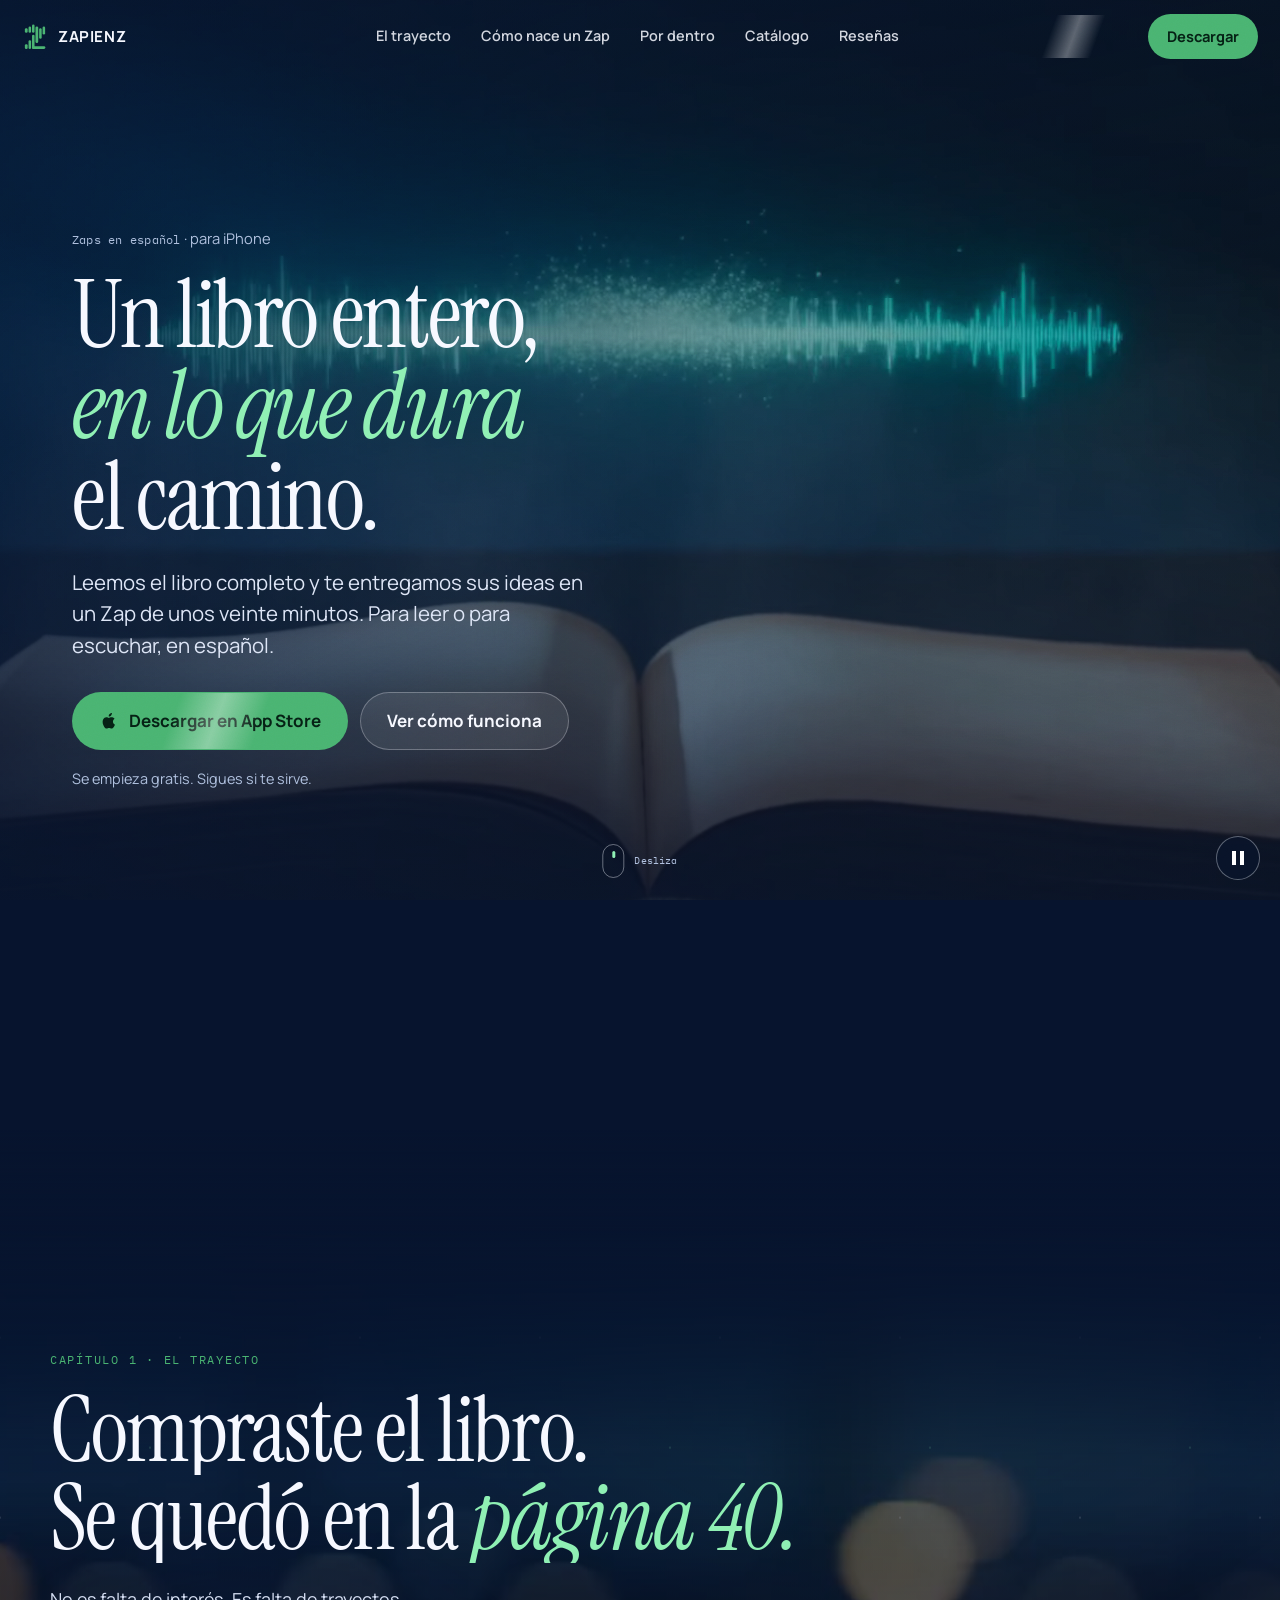
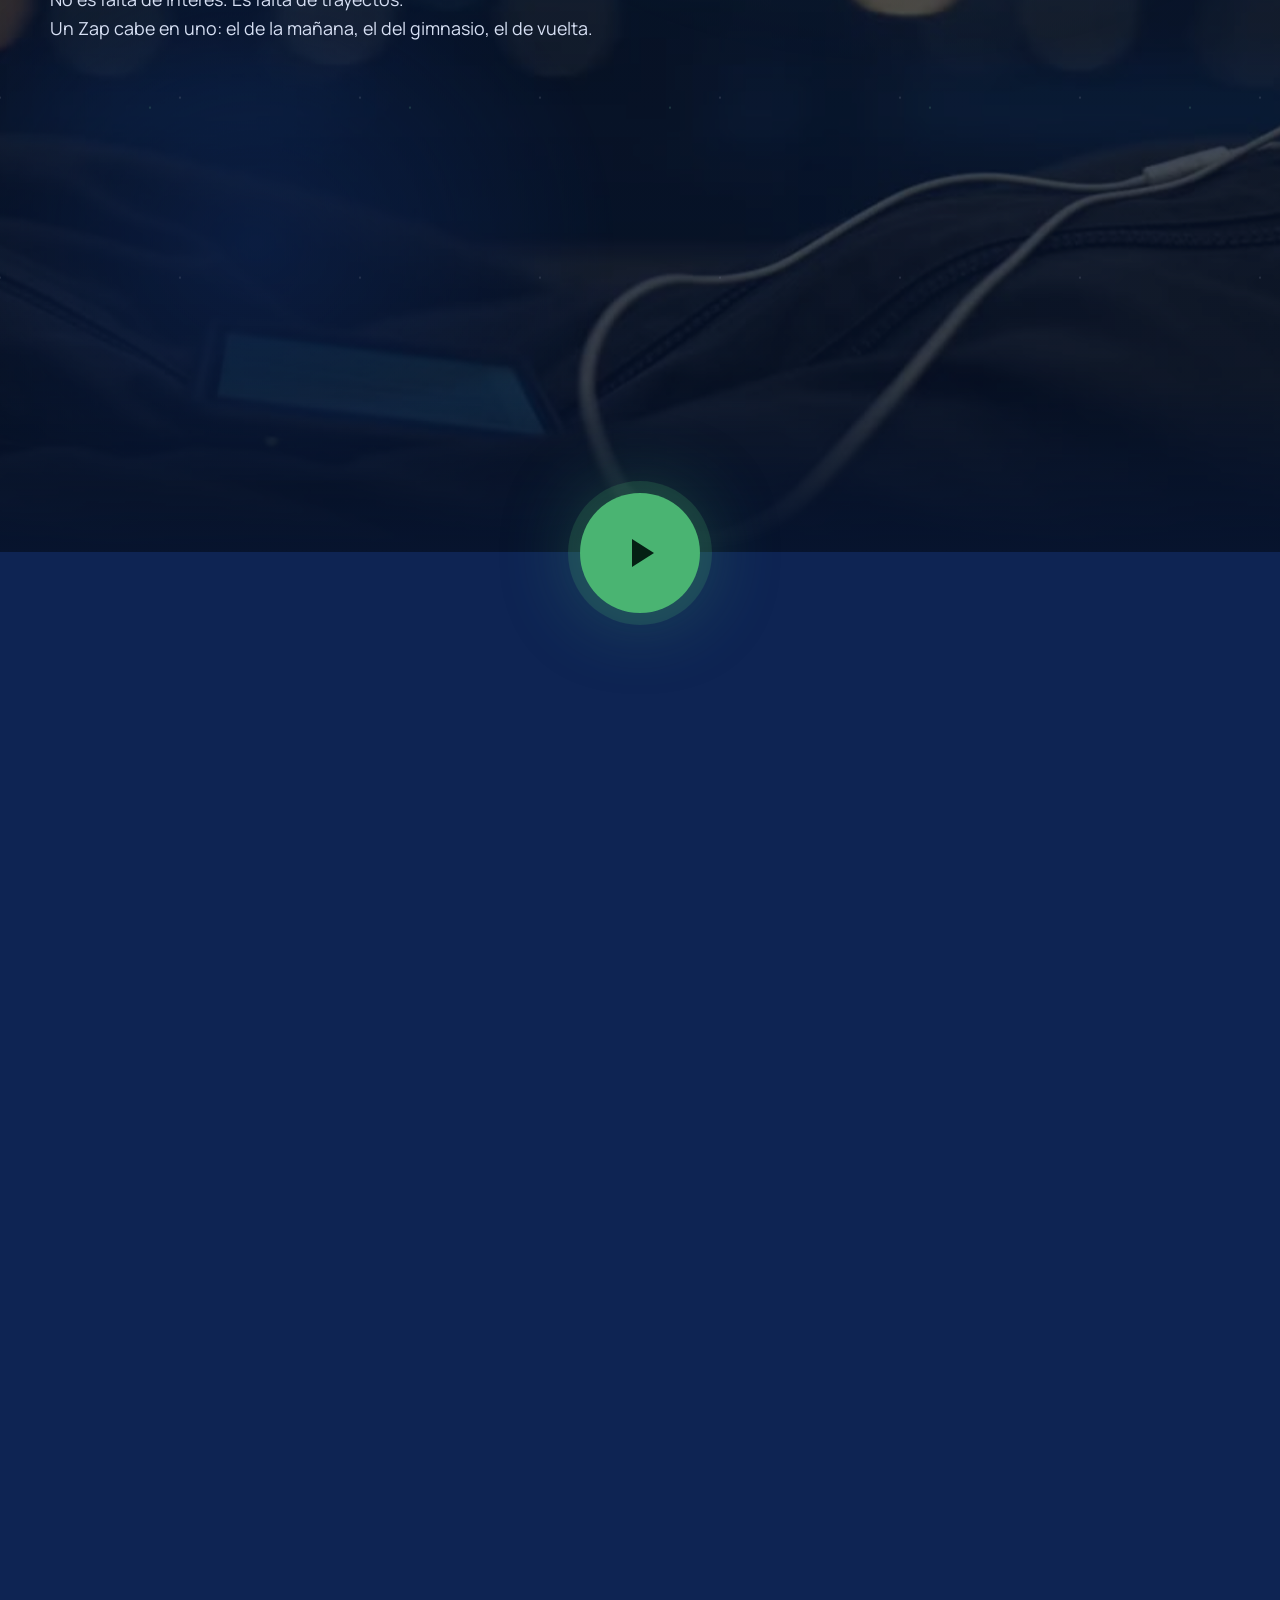
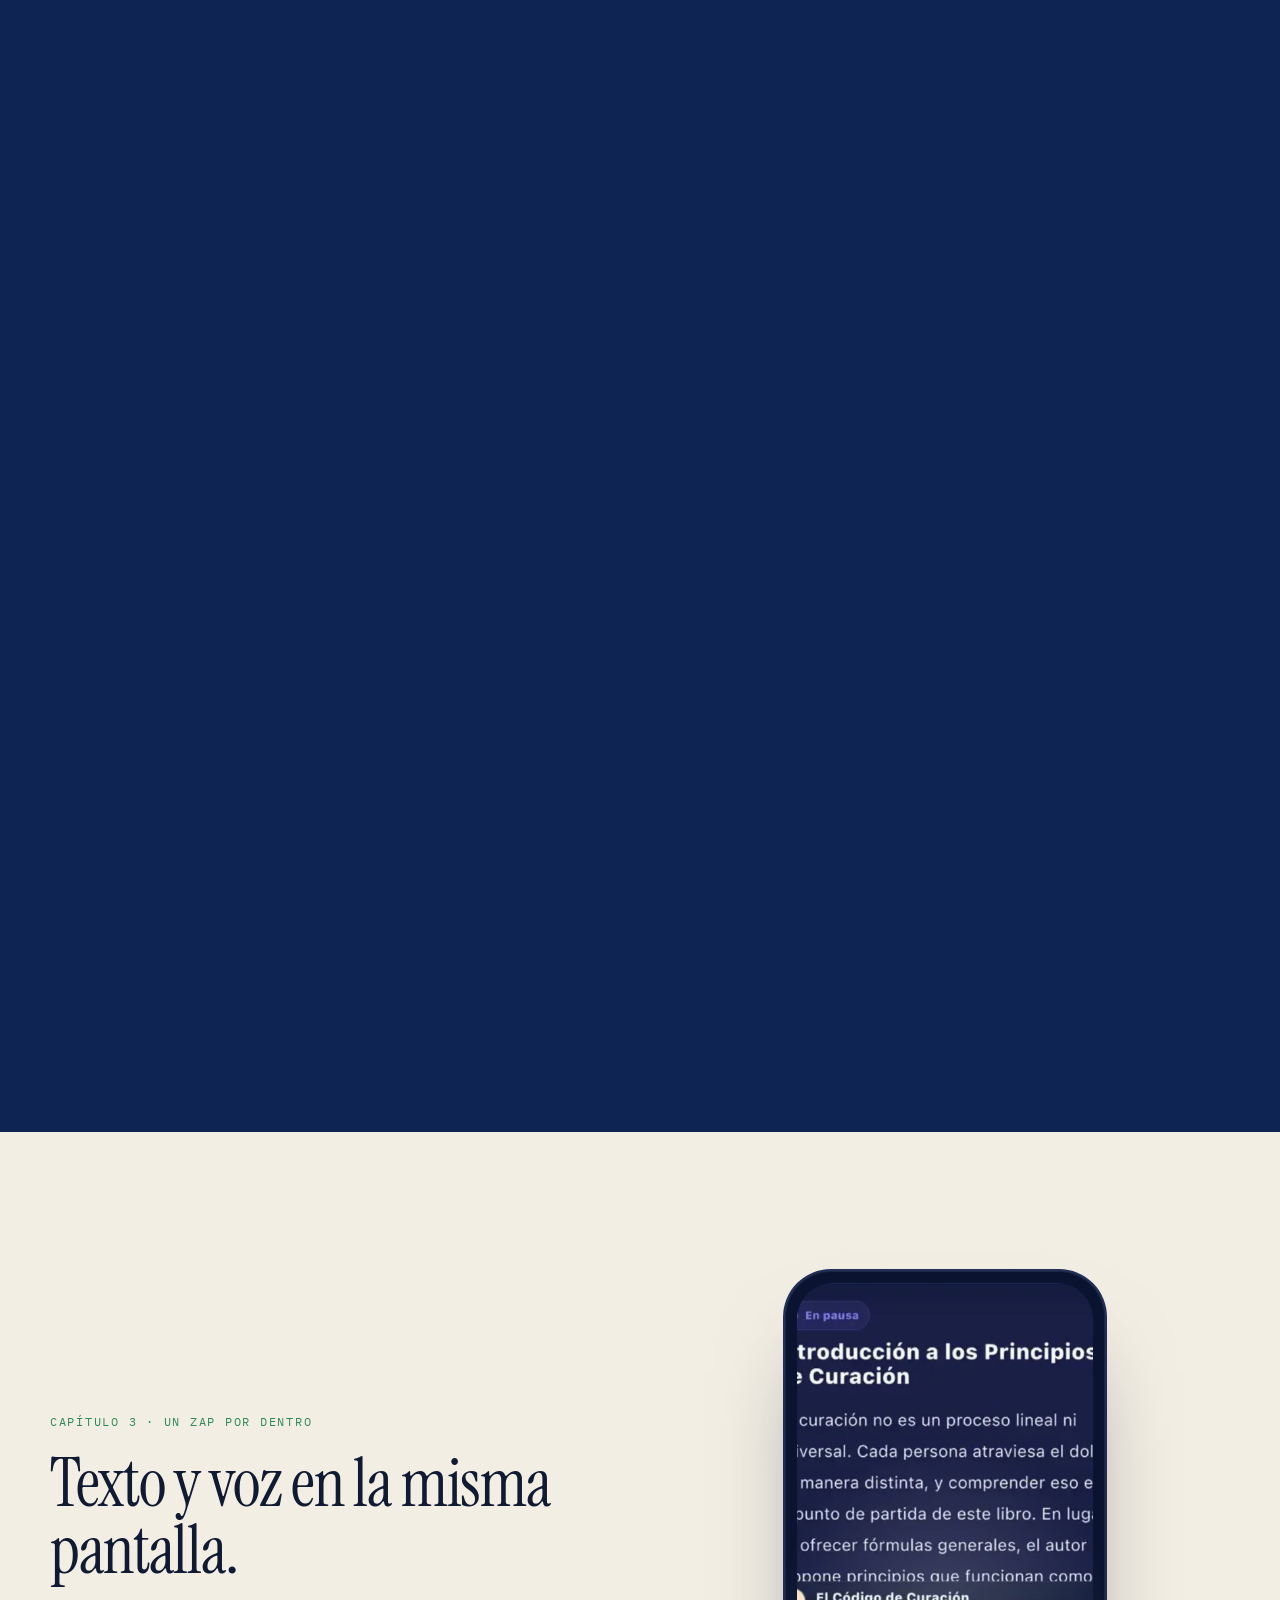
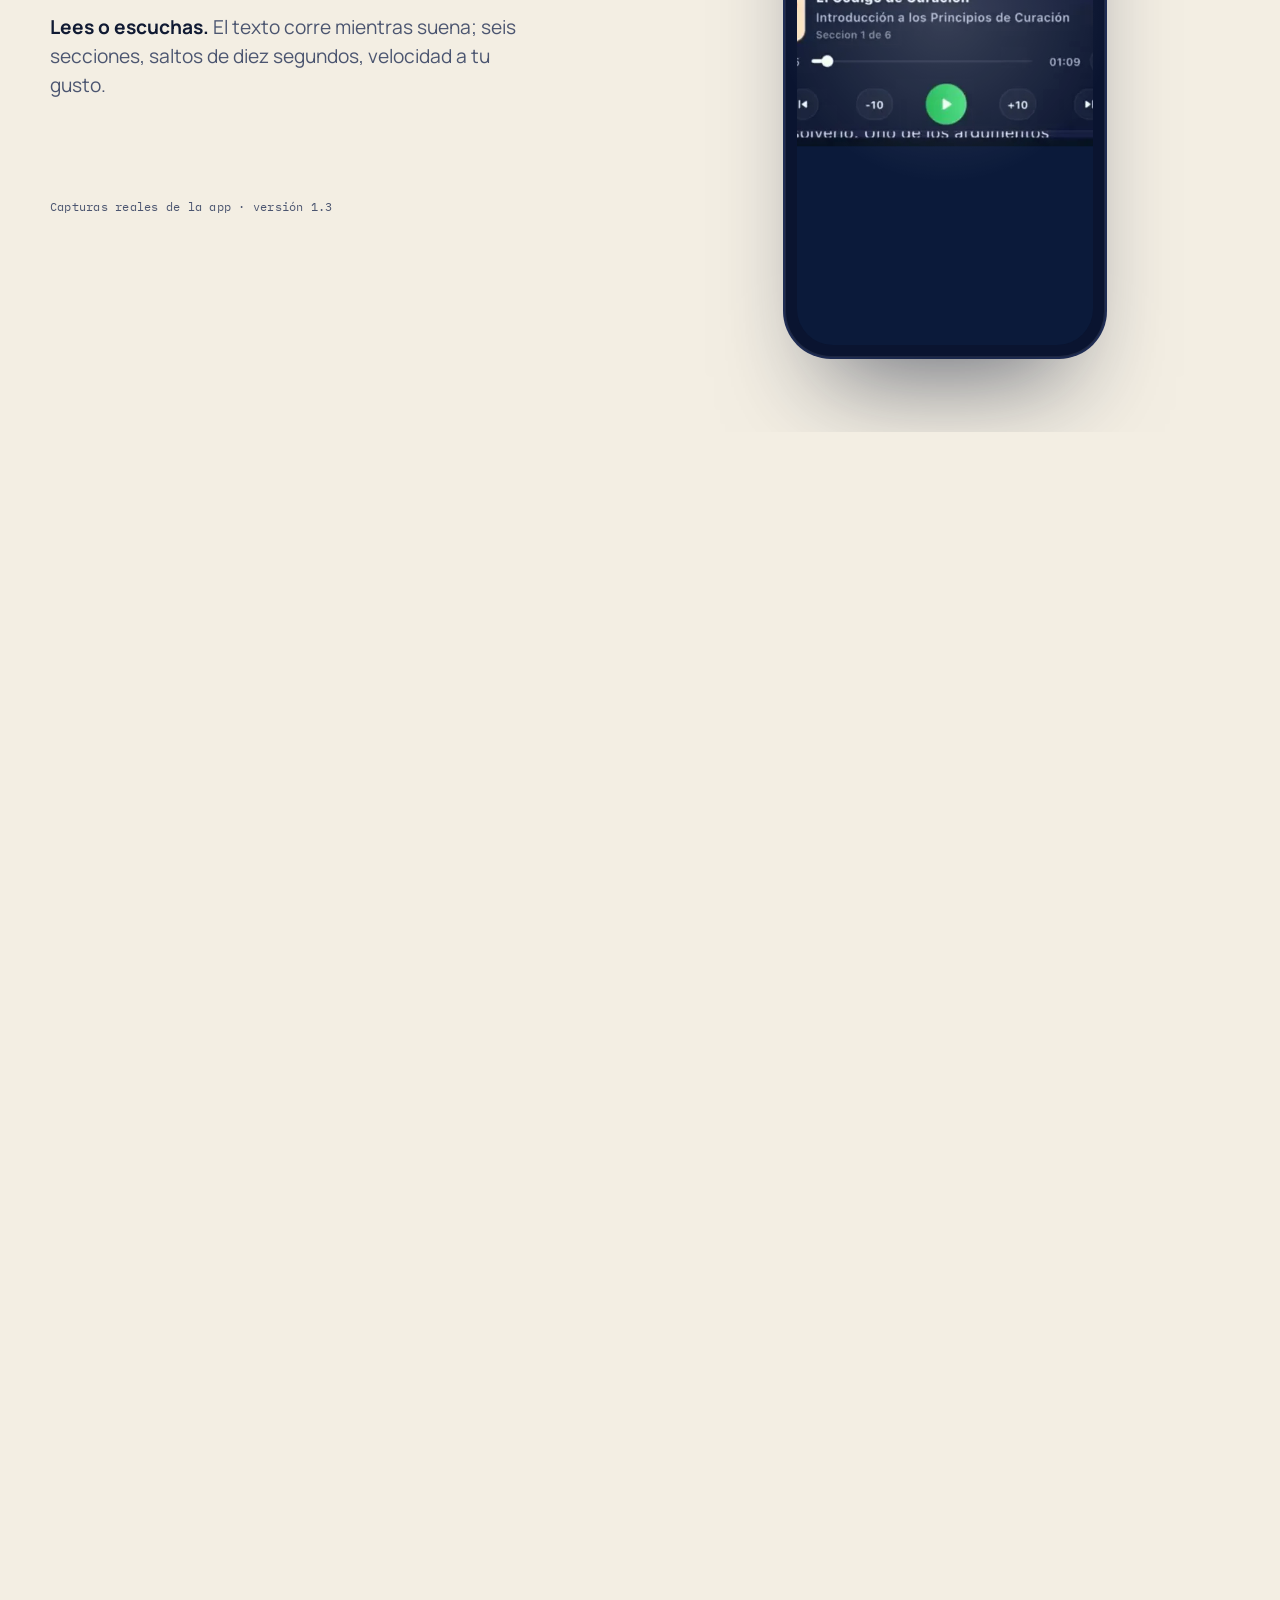
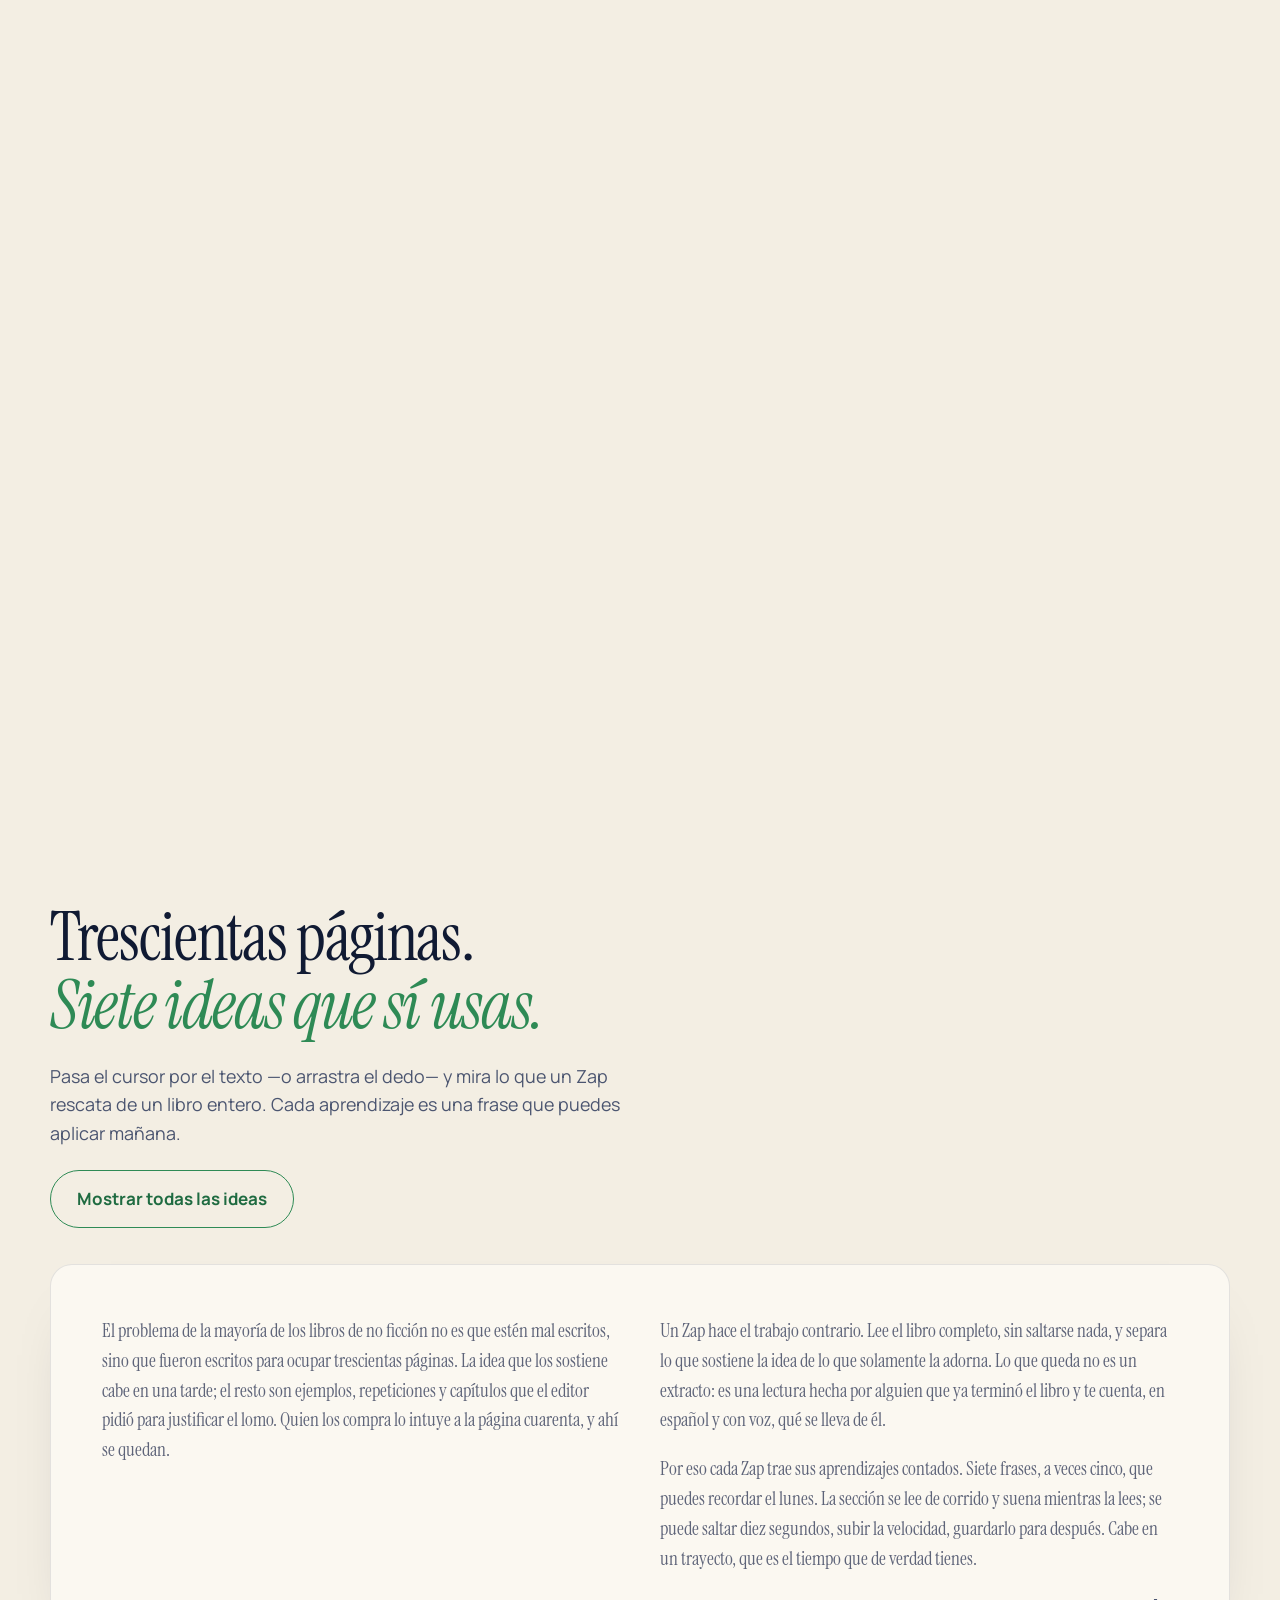
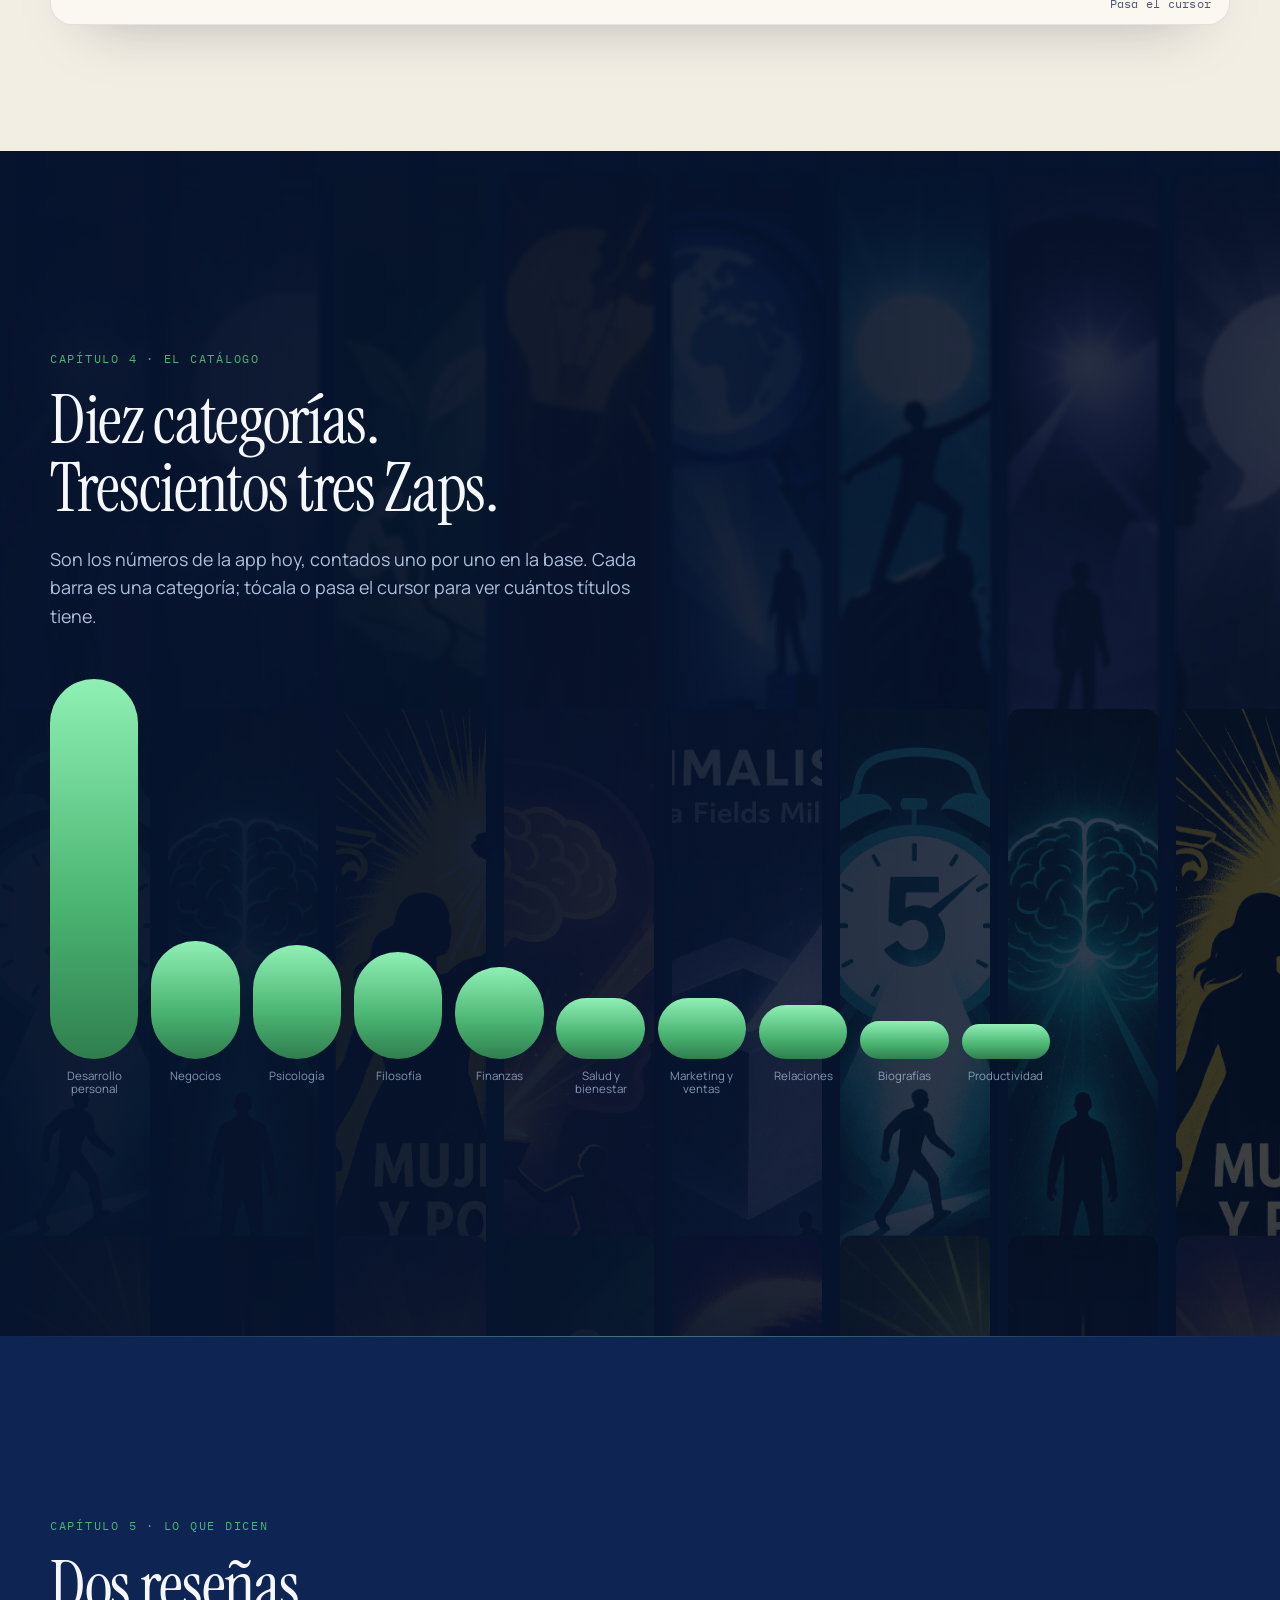
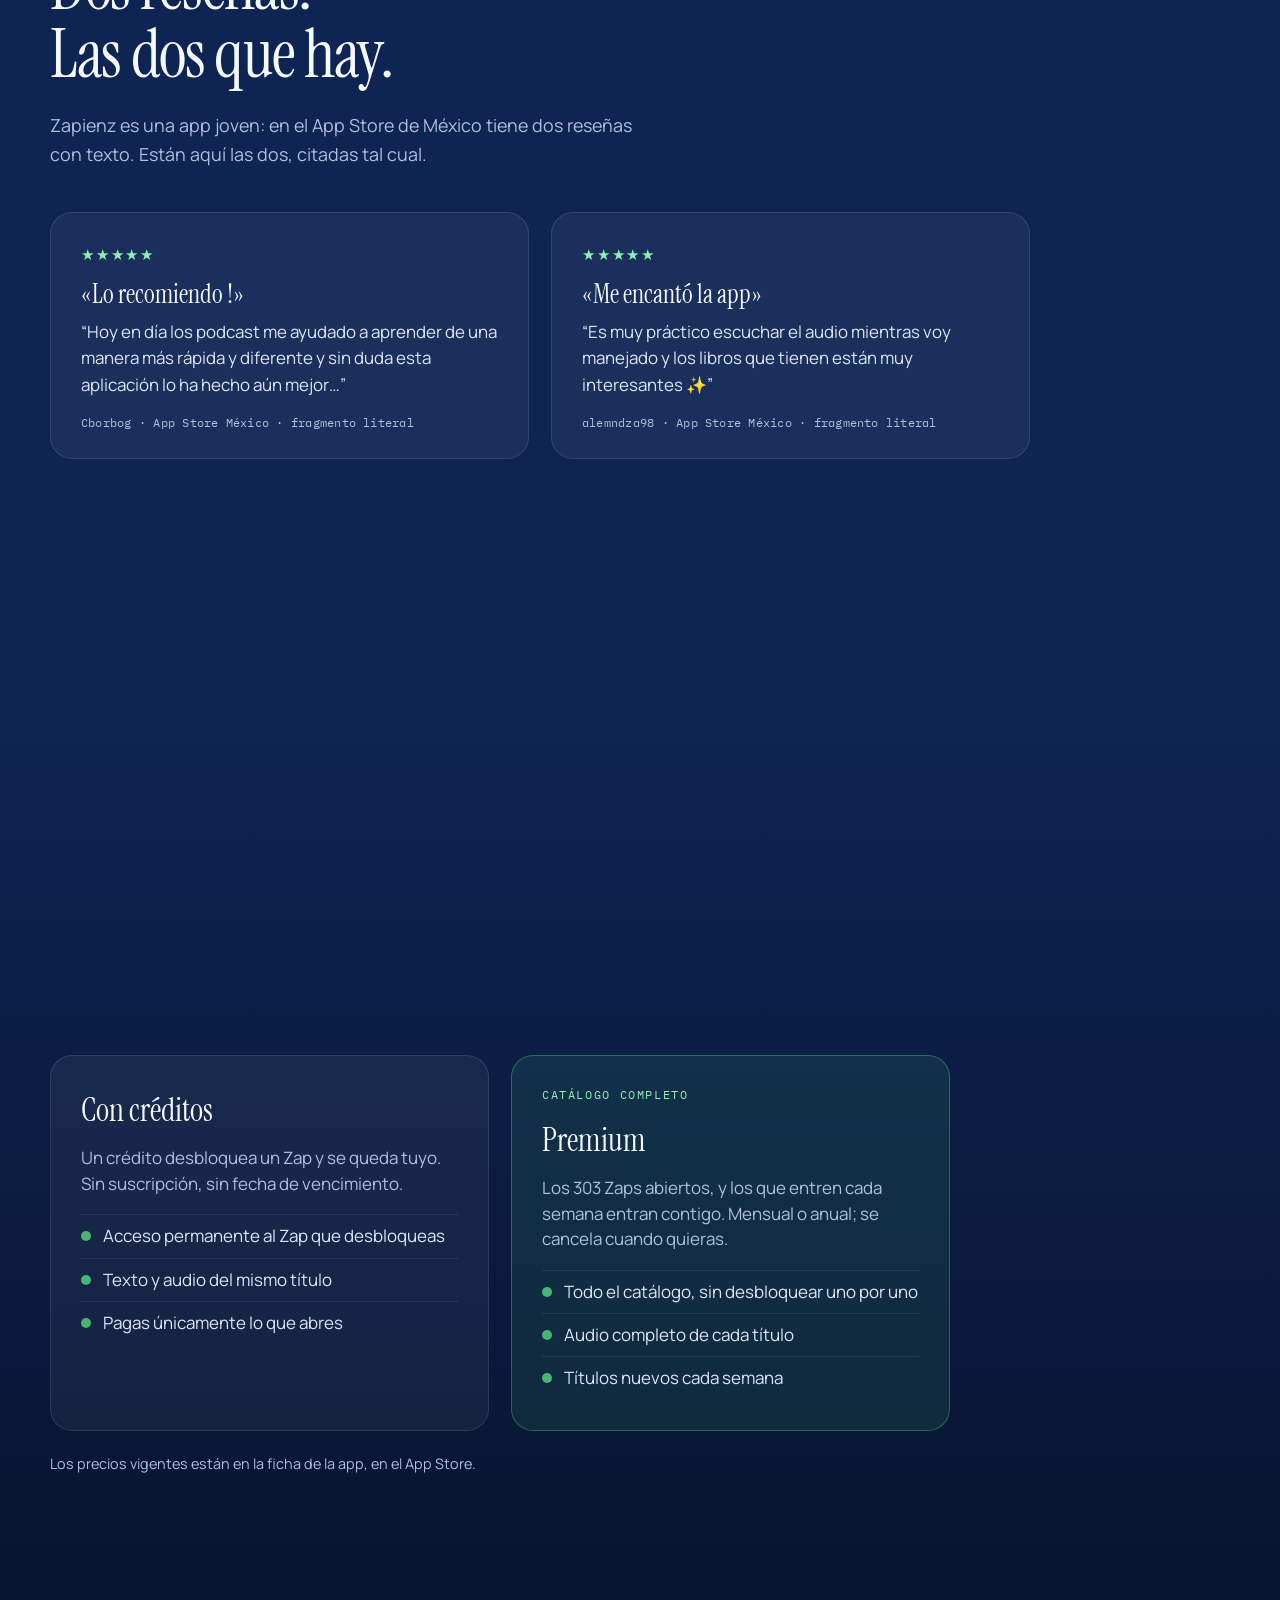
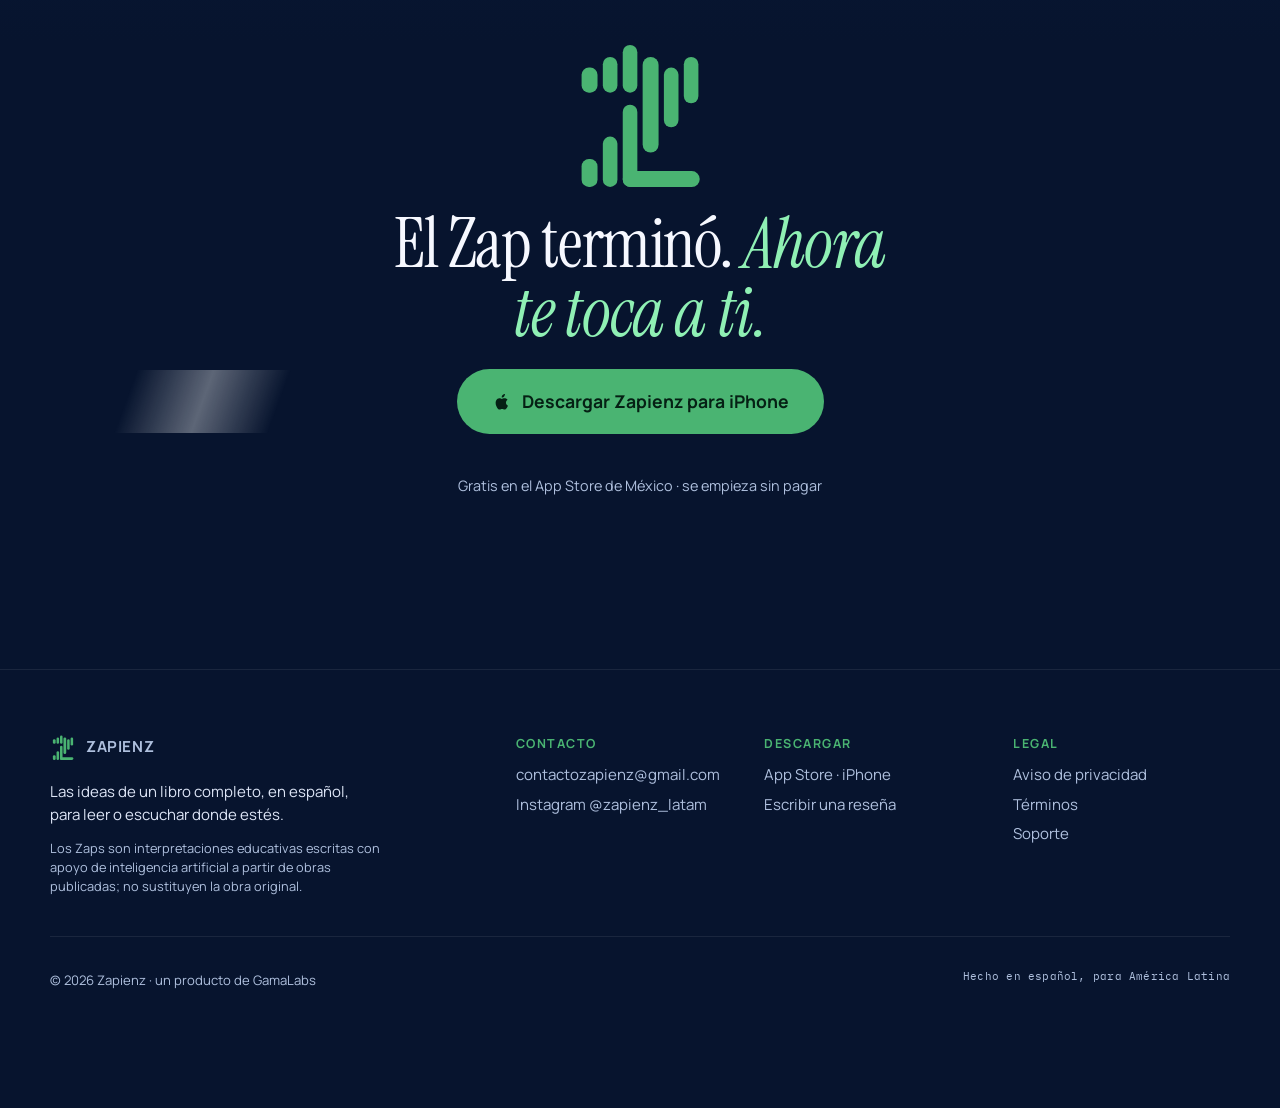
<file: index.html>
<!doctype html>
<html lang="es-MX">
<head>
<meta charset="utf-8">
<meta name="viewport" content="width=device-width,initial-scale=1,viewport-fit=cover">
<title>Zapienz — Un libro entero en lo que dura el camino</title>
<meta name="description" content="Zaps en español para leer o escuchar: las ideas de un libro completo en unos veinte minutos. 303 títulos en diez categorías, en tu iPhone.">
<meta name="theme-color" content="#0E2453">
<link rel="canonical" href="https://zapienz.gamalabs.ai/">
<meta name="robots" content="index,follow">

<meta property="og:type" content="website">
<meta property="og:site_name" content="Zapienz">
<meta property="og:locale" content="es_MX">
<meta property="og:title" content="Zapienz — Un libro entero en lo que dura el camino">
<meta property="og:description" content="Zaps en español para leer o escuchar: las ideas de un libro completo en unos veinte minutos.">
<meta property="og:url" content="https://zapienz.gamalabs.ai/">
<meta property="og:image" content="https://zapienz.gamalabs.ai/assets/img/og.jpg">
<meta property="og:image:width" content="1200">
<meta property="og:image:height" content="630">
<meta property="og:image:alt" content="Un libro abierto del que sale una onda de audio, con el reproductor de Zapienz en 20:00.">
<meta name="twitter:card" content="summary_large_image">
<meta name="twitter:title" content="Zapienz — Un libro entero en lo que dura el camino">
<meta name="twitter:description" content="Zaps en español para leer o escuchar. 303 títulos, diez categorías, en tu iPhone.">
<meta name="twitter:image" content="https://zapienz.gamalabs.ai/assets/img/og.jpg">

<link rel="icon" href="assets/img/favicon.svg" type="image/svg+xml">
<link rel="apple-touch-icon" href="assets/img/icon-180.png">
<link rel="manifest" href="site.webmanifest">

<link rel="preconnect" href="https://fonts.googleapis.com">
<link rel="preconnect" href="https://fonts.gstatic.com" crossorigin>
<link rel="stylesheet" href="https://fonts.googleapis.com/css2?family=Instrument+Serif:ital@0;1&family=Manrope:wght@400;500;600;700&family=IBM+Plex+Mono:wght@400;500&display=swap">
<link rel="preload" as="image" href="assets/img/hero-poster.jpg" media="(min-width:768px)">
<link rel="preload" as="image" href="assets/img/hero-poster-916.jpg" media="(max-width:767px)">
<link rel="stylesheet" href="assets/css/site.css">

<script type="application/ld+json">
{
  "@context": "https://schema.org",
  "@type": "MobileApplication",
  "name": "Zapienz",
  "applicationCategory": "EducationApplication",
  "operatingSystem": "iOS",
  "inLanguage": "es",
  "url": "https://zapienz.gamalabs.ai/",
  "description": "Zaps en español: las ideas de un libro completo para leer o escuchar en unos veinte minutos.",
  "author": { "@type": "Organization", "name": "GamaLabs" },
  "email": "contactozapienz@gmail.com",
  "installUrl": "https://apps.apple.com/mx/app/zapienz/id6762142820",
  "sameAs": [
    "https://www.instagram.com/zapienz_latam",
    "https://apps.apple.com/mx/app/zapienz/id6762142820"
  ]
}
</script>
</head>
<body>

<a class="saltar" href="#contenido">Saltar al contenido</a>

<svg width="0" height="0" style="position:absolute" aria-hidden="true">
  <symbol id="marca-z" viewBox="-6.5 0 113 113">
    <g fill="currentColor">
      <rect class="zbar" data-col="0" x="6" y="23" width="12" height="19" rx="5.5"/>
      <rect class="zbar" data-col="1" x="22" y="15" width="11" height="27" rx="5.5"/>
      <rect class="zbar" data-col="2" x="37" y="6" width="11" height="36" rx="5.5"/>
      <rect class="zbar" data-col="3" x="52" y="15" width="12" height="72" rx="6"/>
      <rect class="zbar" data-col="4" x="68" y="23" width="11" height="45" rx="5.5"/>
      <rect class="zbar" data-col="5" x="83" y="15" width="11" height="35" rx="5.5"/>
      <rect x="6" y="92" width="12" height="21" rx="5.5"/>
      <rect x="22" y="75" width="11" height="38" rx="5.5"/>
      <rect x="37" y="51" width="11" height="62" rx="5.5"/>
      <rect x="37" y="101" width="58" height="12" rx="6"/>
    </g>
  </symbol>
  <symbol id="ico-apple" viewBox="0 0 24 24"><path d="M16.7 12.9c0-2.3 1.9-3.4 2-3.5-1.1-1.6-2.8-1.8-3.4-1.8-1.4-.2-2.8.8-3.5.8-.7 0-1.8-.8-3-.8-1.5 0-2.9.9-3.7 2.3-1.6 2.7-.4 6.8 1.1 9 .8 1.1 1.7 2.3 2.9 2.2 1.2 0 1.6-.7 3-.7s1.8.7 3 .7c1.2 0 2-1.1 2.8-2.2.9-1.3 1.2-2.5 1.3-2.6-.1 0-2.5-1-2.5-3.4zM14.5 5.3c.6-.8 1.1-1.9 1-3-.9 0-2.1.6-2.8 1.4-.6.7-1.2 1.8-1 2.9 1 .1 2.1-.5 2.8-1.3z"/></symbol>
</svg>

<nav class="nav" id="nav" aria-label="Principal">
  <a class="nav__marca" href="#inicio" aria-label="Zapienz, inicio">
    <svg class="nav__z" aria-hidden="true"><use href="#marca-z"/></svg>
    <span class="nav__nombre">Zapienz</span>
  </a>
  <div class="nav__links">
    <a href="#trayecto">El trayecto</a>
    <a href="#nace">Cómo nace un Zap</a>
    <a href="#dentro">Por dentro</a>
    <a href="#catalogo">Catálogo</a>
    <a href="#resenas">Reseñas</a>
  </div>
  <a class="btn btn--mini" data-iman href="https://apps.apple.com/mx/app/zapienz/id6762142820">Descargar</a>
</nav>

<main id="contenido">

<!-- ═══════════ 1 · HERO ═══════════ -->
<section class="hero" id="inicio" aria-labelledby="titular">
  <div class="hero__pista">
    <div class="hero__marco" id="heroMarco">
      <video class="hero__video" id="heroVideo" autoplay muted loop playsinline preload="metadata"
             poster="assets/img/hero-poster.jpg"
             data-ancho-webm="assets/video/hero-169.webm"
             data-ancho-mp4="assets/video/hero-169.mp4"
             data-alto-mp4="assets/video/hero-916.mp4"
             aria-hidden="true" tabindex="-1"></video>
      <div class="hero__velo" aria-hidden="true"></div>
      <div class="hero__foco" id="heroFoco" aria-hidden="true"></div>
      <div class="hero__borde" aria-hidden="true"></div>
    </div>

    <div class="hero__cuerpo" id="heroCuerpo">
      <p class="sobre" data-anim="1"><span class="mono">Zaps en español</span> · para iPhone</p>
      <h1 class="titular" id="titular" data-anim="2">
        Un libro entero,<br><em>en lo que dura</em><br>el camino.
      </h1>
      <p class="bajada" data-anim="3">
        Leemos el libro completo y te entregamos sus ideas en un Zap de unos
        veinte minutos. Para leer o para escuchar, en español.
      </p>
      <div class="hero__acciones" data-anim="4">
        <a class="btn" data-iman href="https://apps.apple.com/mx/app/zapienz/id6762142820">
          <svg class="ico" aria-hidden="true"><use href="#ico-apple"/></svg>Descargar en App Store
        </a>
        <a class="btn btn--ghost" href="#trayecto">Ver cómo funciona</a>
      </div>
      <p class="hero__nota" data-anim="5">Se empieza gratis. Sigues si te sirve.</p>
    </div>

    <button class="hero__pausa" id="heroPausa" type="button" aria-pressed="false" aria-label="Pausar el video de fondo">
      <span class="hero__pausa-ico" aria-hidden="true"></span>
    </button>
    <div class="hero__pie" aria-hidden="true">
      <span class="hero__scroll"><i></i></span><span class="mono">Desliza</span>
    </div>
  </div>
</section>

<!-- ═══════════ 2 · EL TRAYECTO ═══════════ -->
<section class="trayecto" id="trayecto" aria-labelledby="h-trayecto">
  <div class="trayecto__fondo" aria-hidden="true">
    <div class="capa capa--fondo" data-prof="0.08">
      <video class="trayecto__video" id="trenVideo" muted loop playsinline preload="none"
             poster="assets/img/tren-poster.jpg" aria-hidden="true" tabindex="-1">
        <source src="assets/video/tren.mp4" type="video/mp4">
      </video>
    </div>
    <div class="capa capa--luz" data-prof="0.18"></div>
    <div class="capa capa--polvo" data-prof="0.3"></div>
  </div>

  <div class="caja trayecto__cuerpo">
    <p class="rotulo lineas" data-lineas>Capítulo 1 · El trayecto</p>
    <h2 class="h2 h2--xl" id="h-trayecto" data-lineas>
      <span>Compraste el libro.</span>
      <span>Se quedó en la <em>página 40.</em></span>
    </h2>
    <p class="parrafo parrafo--luz" data-lineas>
      <span>No es falta de interés. Es falta de trayectos.</span>
      <span>Un Zap cabe en uno: el de la mañana, el del gimnasio, el de vuelta.</span>
    </p>

    <ul class="cifras" aria-label="Cifras de la app hoy">
      <li class="cifra rev" data-esc="1"><span class="cifra__n mono" data-contar="303">303</span><span class="cifra__t">Zaps publicados hoy en la app</span></li>
      <li class="cifra rev" data-esc="2"><span class="cifra__n mono"><span data-contar="20">20</span><small>min</small></span><span class="cifra__t">De promedio. Van de 14 a 24 minutos</span></li>
      <li class="cifra rev" data-esc="3"><span class="cifra__n mono" data-contar="10">10</span><span class="cifra__t">Categorías, de psicología a finanzas</span></li>
    </ul>
  </div>

  <div class="portal" id="portal" aria-hidden="true">
    <div class="portal__disco"><svg viewBox="0 0 24 24" class="portal__play"><path d="M8 5v14l11-7z"/></svg></div>
  </div>
</section>

<!-- ═══════════ 3 · NACE UN ZAP (fijada) ═══════════ -->
<section class="peli" id="nace" aria-labelledby="h-nace">
  <div class="peli__pista" id="peliPista">
    <div class="peli__cuadro" id="peliCuadro">
      <video class="peli__video" id="peliVideo" muted playsinline preload="metadata"
             poster="assets/img/scroll-poster.jpg" aria-hidden="true" tabindex="-1">
        <source src="assets/video/scroll-zap.mp4" type="video/mp4">
      </video>
      <div class="peli__velo" aria-hidden="true"></div>

      <div class="peli__cabeza">
        <p class="rotulo">Capítulo 2 · Cómo nace un Zap</p>
        <h2 class="h2" id="h-nace">Del libro a tus audífonos, en cuatro pasos.</h2>
      </div>

      <ol class="peli__pasos" aria-live="polite">
        <li class="peli__paso" data-paso="0"><span class="mono peli__num">01</span><b>Se abre el libro.</b> Completo, sin saltarse capítulos.</li>
        <li class="peli__paso" data-paso="1"><span class="mono peli__num">02</span><b>Se separa lo que sostiene la idea</b> de lo que solo la adorna.</li>
        <li class="peli__paso" data-paso="2"><span class="mono peli__num">03</span><b>Se escribe en español</b>, para leerse de corrido.</li>
        <li class="peli__paso" data-paso="3"><span class="mono peli__num">04</span><b>Se le da voz</b> y cabe en tus audífonos.</li>
      </ol>

      <div class="peli__barra" aria-hidden="true"><i id="peliBarra"></i></div>
    </div>
  </div>
</section>

<!-- ═══════════ 4 · POR DENTRO (fijada) ═══════════ -->
<section class="dentro" id="dentro" aria-labelledby="h-dentro">
  <div class="dentro__pista" id="dentroPista">
    <div class="dentro__cuadro">
      <div class="dentro__texto">
        <p class="rotulo">Capítulo 3 · Un Zap por dentro</p>
        <h2 class="h2" id="h-dentro">Texto y voz en la misma pantalla.</h2>
        <ol class="dentro__estados">
          <li class="dentro__estado" data-estado="0"><b>Abres la app.</b> Eliges por categoría o sigues donde te quedaste.</li>
          <li class="dentro__estado" data-estado="1"><b>Abres el Zap.</b> Cuántos minutos dura y cuántas ideas te llevas, antes de empezar.</li>
          <li class="dentro__estado" data-estado="2"><b>Lees o escuchas.</b> El texto corre mientras suena; seis secciones, saltos de diez segundos, velocidad a tu gusto.</li>
        </ol>
        <p class="dentro__nota mono">Capturas reales de la app · versión 1.3</p>
      </div>

      <div class="fono" id="fono" aria-label="Pantallas reales de la app Zapienz">
        <div class="fono__cuerpo">
          <div class="fono__pantalla">
            <img class="fono__img" data-estado="0" src="assets/app/home.webp" width="752" height="1311" alt="Pantalla de inicio de Zapienz: Conocimiento en minutos, filtros por categoría y la sección Continuar con El Código de Curación, 17 min" loading="lazy" decoding="async">
            <img class="fono__img" data-estado="1" src="assets/app/lectura.webp" width="646" height="1255" alt="Ficha de un Zap: El Código de Curación, Salud y bienestar, 17 min, 7 aprendizajes y el botón Escuchar ahora" loading="lazy" decoding="async">
            <img class="fono__img fono__img--zoom" data-estado="2" src="assets/app/lectura.webp" width="646" height="1255" alt="Pantalla de lectura con el texto de la sección y el mini reproductor: Sección 1 de 6, velocidad 1x" loading="lazy" decoding="async">
          </div>
          <div class="fono__brillo" aria-hidden="true"></div>
        </div>
      </div>
    </div>
  </div>
</section>

<!-- ═══════════ 4b · REVEAL: 300 páginas → lo que te llevas ═══════════ -->
<section class="reveal" id="reveal" aria-labelledby="h-reveal">
  <div class="caja reveal__cuerpo">
    <p class="rotulo rev">Lo que te llevas</p>
    <h2 class="h2 rev" id="h-reveal" data-esc="1">Trescientas páginas.<br><em>Siete ideas que sí usas.</em></h2>
    <p class="parrafo rev" data-esc="2">
      Pasa el cursor por el texto —o arrastra el dedo— y mira lo que un Zap
      rescata de un libro entero. Cada aprendizaje es una frase que puedes
      aplicar mañana.
    </p>
    <button class="btn btn--linea rev" data-esc="3" id="revealBoton" type="button" aria-pressed="false">Mostrar todas las ideas</button>
  </div>

  <div class="lupa rev" id="lupa" data-esc="2" tabindex="0" role="group" aria-label="Página densa de un libro; al pasar el cursor se revelan las ideas clave">
    <div class="lupa__base" aria-hidden="true">
      <p>El problema de la mayoría de los libros de no ficción no es que estén mal escritos, sino que fueron escritos para ocupar trescientas páginas. La idea que los sostiene cabe en una tarde; el resto son ejemplos, repeticiones y capítulos que el editor pidió para justificar el lomo. Quien los compra lo intuye a la página cuarenta, y ahí se quedan.</p>
      <p>Un Zap hace el trabajo contrario. Lee el libro completo, sin saltarse nada, y separa lo que sostiene la idea de lo que solamente la adorna. Lo que queda no es un extracto: es una lectura hecha por alguien que ya terminó el libro y te cuenta, en español y con voz, qué se lleva de él.</p>
      <p>Por eso cada Zap trae sus aprendizajes contados. Siete frases, a veces cinco, que puedes recordar el lunes. La sección se lee de corrido y suena mientras la lees; se puede saltar diez segundos, subir la velocidad, guardarlo para después. Cabe en un trayecto, que es el tiempo que de verdad tienes.</p>
    </div>
    <div class="lupa__ideas" id="lupaIdeas" aria-hidden="true">
      <ul>
        <li><span class="mono">01</span> La idea de un libro cabe en una tarde.</li>
        <li><span class="mono">02</span> La página 40 es donde se rinden los lectores.</li>
        <li><span class="mono">03</span> Leer completo, sin saltarse nada.</li>
        <li><span class="mono">04</span> Separar lo que sostiene de lo que adorna.</li>
        <li><span class="mono">05</span> Escribir en español, con voz.</li>
        <li><span class="mono">06</span> Aprendizajes contados: siete frases para el lunes.</li>
        <li><span class="mono">07</span> Cabe en un trayecto, el tiempo que sí tienes.</li>
      </ul>
    </div>
    <p class="lupa__pista mono" aria-hidden="true"><span class="solo-puntero">Pasa el cursor</span><span class="solo-tacto">Arrastra el dedo</span></p>
  </div>
  <div class="visualmente-oculto" id="ideasTexto">
    Siete ideas clave: la idea de un libro cabe en una tarde; la página 40 es donde se rinden los lectores; leer completo sin saltarse nada; separar lo que sostiene de lo que adorna; escribir en español con voz; aprendizajes contados, siete frases para el lunes; cabe en un trayecto, el tiempo que sí tienes.
  </div>
</section>

<!-- ═══════════ 5 · CATÁLOGO ═══════════ -->
<section class="catalogo" id="catalogo" aria-labelledby="h-catalogo">
  <div class="muro" aria-hidden="true">
    <div class="muro__capa" data-prof="0.06"><div class="muro__fila" data-fila="a"></div></div>
    <div class="muro__capa" data-prof="0.15"><div class="muro__fila" data-fila="b"></div></div>
    <div class="muro__capa" data-prof="0.26"><div class="muro__fila" data-fila="c"></div></div>
  </div>

  <div class="caja catalogo__cuerpo">
    <p class="rotulo rev">Capítulo 4 · El catálogo</p>
    <h2 class="h2 rev" id="h-catalogo" data-esc="1">Diez categorías.<br>Trescientos tres Zaps.</h2>
    <p class="parrafo rev" data-esc="2">
      Son los números de la app hoy, contados uno por uno en la base. Cada barra es una
      categoría; tócala o pasa el cursor para ver cuántos títulos tiene.
    </p>

    <div class="eq rev" data-esc="2" id="eq" role="list" aria-label="Categorías y número de Zaps">
      <button class="eq__col" role="listitem" type="button" data-n="109" aria-label="Desarrollo personal, 109 Zaps"><i></i><span class="eq__n mono">109</span><span class="eq__t">Desarrollo personal</span></button>
      <button class="eq__col" role="listitem" type="button" data-n="34" aria-label="Negocios, 34 Zaps"><i></i><span class="eq__n mono">34</span><span class="eq__t">Negocios</span></button>
      <button class="eq__col" role="listitem" type="button" data-n="33" aria-label="Psicología, 33 Zaps"><i></i><span class="eq__n mono">33</span><span class="eq__t">Psicología</span></button>
      <button class="eq__col" role="listitem" type="button" data-n="31" aria-label="Filosofía, 31 Zaps"><i></i><span class="eq__n mono">31</span><span class="eq__t">Filosofía</span></button>
      <button class="eq__col" role="listitem" type="button" data-n="26" aria-label="Finanzas, 26 Zaps"><i></i><span class="eq__n mono">26</span><span class="eq__t">Finanzas</span></button>
      <button class="eq__col" role="listitem" type="button" data-n="17" aria-label="Salud y bienestar, 17 Zaps"><i></i><span class="eq__n mono">17</span><span class="eq__t">Salud y bienestar</span></button>
      <button class="eq__col" role="listitem" type="button" data-n="17" aria-label="Marketing y ventas, 17 Zaps"><i></i><span class="eq__n mono">17</span><span class="eq__t">Marketing y ventas</span></button>
      <button class="eq__col" role="listitem" type="button" data-n="15" aria-label="Relaciones, 15 Zaps"><i></i><span class="eq__n mono">15</span><span class="eq__t">Relaciones</span></button>
      <button class="eq__col" role="listitem" type="button" data-n="11" aria-label="Biografías, 11 Zaps"><i></i><span class="eq__n mono">11</span><span class="eq__t">Biografías</span></button>
      <button class="eq__col" role="listitem" type="button" data-n="10" aria-label="Productividad, 10 Zaps"><i></i><span class="eq__n mono">10</span><span class="eq__t">Productividad</span></button>
    </div>

    <p class="rev" data-esc="3" style="margin-top:40px">
      <a class="btn" data-iman href="https://apps.apple.com/mx/app/zapienz/id6762142820">Ver el catálogo en la app</a>
    </p>
  </div>
</section>

<!-- ═══════════ 6 · RESEÑAS ═══════════
     Las dos únicas reseñas con texto en el App Store de México (verificado 12-sep-2026).
     Se citan literales y recortadas, rotuladas como fragmento. No hay una tercera. -->
<section class="resenas" id="resenas" aria-labelledby="h-resenas">
  <div class="caja">
    <p class="rotulo rev">Capítulo 5 · Lo que dicen</p>
    <h2 class="h2 rev" id="h-resenas" data-esc="1">Dos reseñas.<br>Las dos que hay.</h2>
    <p class="parrafo rev" data-esc="2">
      Zapienz es una app joven: en el App Store de México tiene dos reseñas con texto.
      Están aquí las dos, citadas tal cual.
    </p>

    <div class="tarjetas">
      <figure class="tarjeta rev" data-esc="1" data-halo>
        <p class="tarjeta__est" aria-label="5 de 5 estrellas">★★★★★</p>
        <blockquote class="tarjeta__cita">
          <p class="tarjeta__tit">«Lo recomiendo !»</p>
          <p>“Hoy en día los podcast me ayudado a aprender de una manera más rápida y diferente y sin duda esta aplicación lo ha hecho aún mejor…”</p>
        </blockquote>
        <figcaption class="tarjeta__pie mono">Cborbog · App Store México · fragmento literal</figcaption>
      </figure>
      <figure class="tarjeta rev" data-esc="2" data-halo>
        <p class="tarjeta__est" aria-label="5 de 5 estrellas">★★★★★</p>
        <blockquote class="tarjeta__cita">
          <p class="tarjeta__tit">«Me encantó la app»</p>
          <p>“Es muy práctico escuchar el audio mientras voy manejado y los libros que tienen están muy interesantes ✨”</p>
        </blockquote>
        <figcaption class="tarjeta__pie mono">alemndza98 · App Store México · fragmento literal</figcaption>
      </figure>
    </div>

    <div class="hero__acciones rev" data-esc="3" style="margin-top:36px">
      <a class="btn" data-iman href="https://apps.apple.com/mx/app/zapienz/id6762142820"><svg class="ico" aria-hidden="true"><use href="#ico-apple"/></svg>Descargar en App Store</a>
      <a class="btn btn--linea" href="https://apps.apple.com/mx/app/zapienz/id6762142820?action=write-review">Escribir la tercera</a>
    </div>
  </div>
</section>

<!-- ═══════════ 7 · CIERRE ═══════════ -->
<section class="cierre" id="precios" aria-labelledby="h-cierre">
  <div class="caja">
    <p class="rotulo rev">Capítulo 6 · Cómo se paga</p>
    <h2 class="h2 rev" id="h-cierre" data-esc="1">Empieza gratis.<br>Sigue si te sirve.</h2>

    <div class="planes">
      <article class="plan rev" data-esc="1" data-halo>
        <h3 class="plan__t">Con créditos</h3>
        <p class="plan__d">Un crédito desbloquea un Zap y se queda tuyo. Sin suscripción, sin fecha de vencimiento.</p>
        <ul class="plan__l"><li>Acceso permanente al Zap que desbloqueas</li><li>Texto y audio del mismo título</li><li>Pagas únicamente lo que abres</li></ul>
      </article>
      <article class="plan plan--alto rev" data-esc="2" data-halo>
        <p class="plan__sello mono">Catálogo completo</p>
        <h3 class="plan__t">Premium</h3>
        <p class="plan__d">Los 303 Zaps abiertos, y los que entren cada semana entran contigo. Mensual o anual; se cancela cuando quieras.</p>
        <ul class="plan__l"><li>Todo el catálogo, sin desbloquear uno por uno</li><li>Audio completo de cada título</li><li>Títulos nuevos cada semana</li></ul>
      </article>
    </div>
    <p class="pie-nota rev" data-esc="3">Los precios vigentes están en la ficha de la app, en el App Store.</p>

    <div class="final rev" data-esc="2">
      <svg class="final__z" aria-hidden="true"><use href="#marca-z"/></svg>
      <p class="final__t">El Zap terminó. <em>Ahora te toca a ti.</em></p>
      <a class="btn btn--grande" data-iman href="https://apps.apple.com/mx/app/zapienz/id6762142820"><svg class="ico" aria-hidden="true"><use href="#ico-apple"/></svg>Descargar Zapienz para iPhone</a>
      <p class="hero__nota">Gratis en el App Store de México · se empieza sin pagar</p>
    </div>
  </div>
</section>

</main>

<!-- ═══════════ REPRODUCTOR (progreso del recorrido) ═══════════ -->
<aside class="player" id="player" aria-label="Progreso de la página, como un Zap de veinte minutos">
  <svg class="player__z" aria-hidden="true"><use href="#marca-z"/></svg>
  <div class="player__info">
    <span class="player__cap" id="playerCap">Un libro entero, en lo que dura el camino</span>
    <span class="player__pista"><i id="playerBarra"></i></span>
  </div>
  <span class="player__t mono"><span id="playerT">00:00</span><span class="player__sep">/</span>20:00</span>
</aside>

<footer class="pie" id="contacto">
  <div class="caja pie__rejilla">
    <div>
      <a class="nav__marca" href="#inicio" aria-label="Zapienz, inicio"><svg class="nav__z" aria-hidden="true"><use href="#marca-z"/></svg><span class="nav__nombre">Zapienz</span></a>
      <p class="pie__lema">Las ideas de un libro completo, en español,<br>para leer o escuchar donde estés.</p>
      <p class="pie__aviso">Los Zaps son interpretaciones educativas escritas con apoyo de inteligencia artificial a partir de obras publicadas; no sustituyen la obra original.</p>
    </div>
    <div class="pie__col"><h3>Contacto</h3><p><a href="mailto:contactozapienz@gmail.com">contactozapienz@gmail.com</a></p><p><a href="https://www.instagram.com/zapienz_latam" rel="me noopener">Instagram @zapienz_latam</a></p></div>
    <div class="pie__col"><h3>Descargar</h3><p><a href="https://apps.apple.com/mx/app/zapienz/id6762142820">App Store · iPhone</a></p><p><a href="https://apps.apple.com/mx/app/zapienz/id6762142820?action=write-review">Escribir una reseña</a></p></div>
    <div class="pie__col"><h3>Legal</h3><p><a href="https://zapienz-dot.github.io/legal/privacy-policy.html">Aviso de privacidad</a></p><p><a href="https://zapienz-dot.github.io/legal/terms.html">Términos</a></p><p><a href="https://zapienz-dot.github.io/legal/support.html">Soporte</a></p></div>
  </div>
  <div class="caja pie__linea">
    <p>© <span id="anio">2026</span> Zapienz · un producto de GamaLabs</p>
    <p class="mono">Hecho en español, para América Latina</p>
  </div>
</footer>

<script src="assets/js/site.js" defer></script>
</body>
</html>
</file>
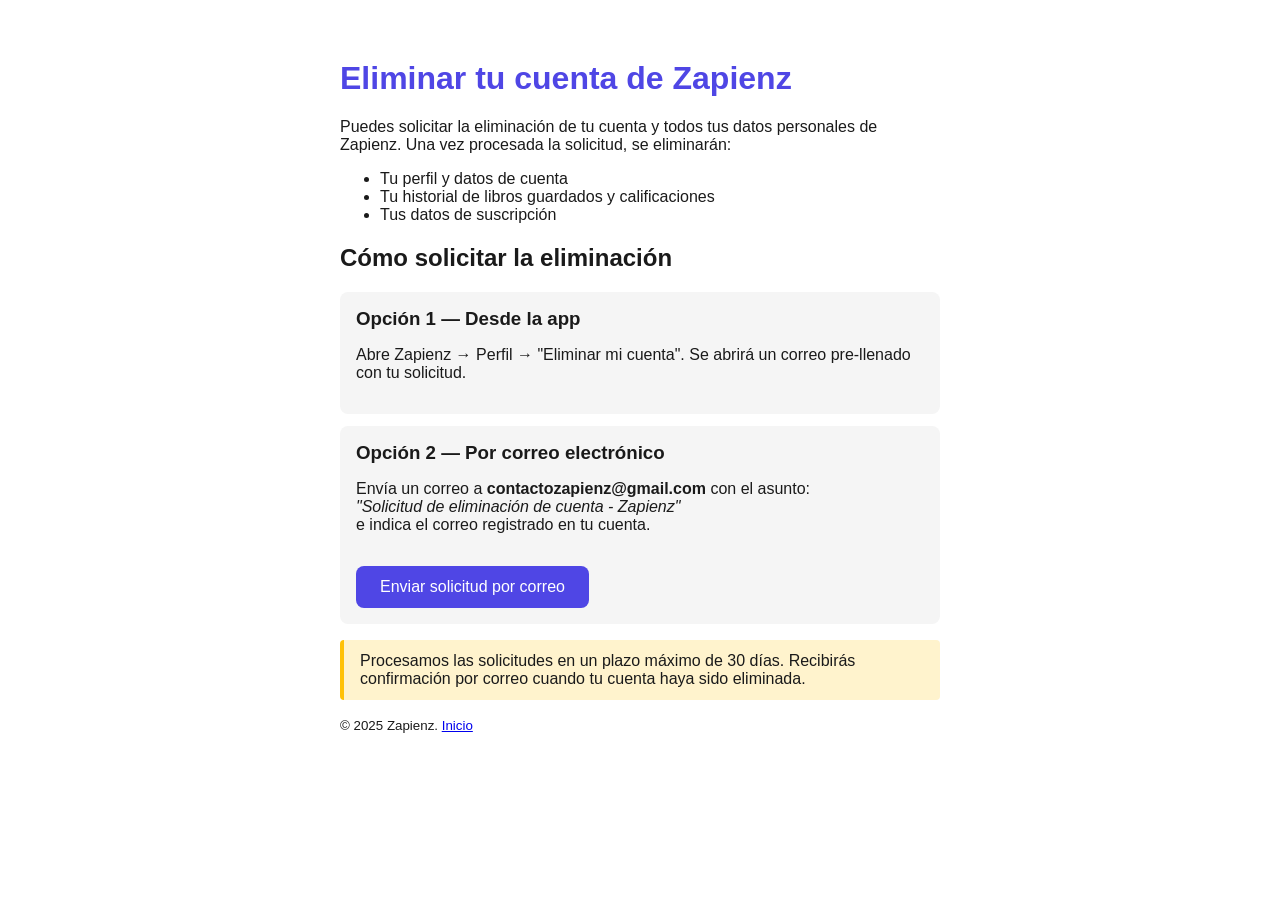
<file: app/delete-account.html>
<!DOCTYPE html>
<html lang="es">
<head>
  <meta charset="UTF-8">
  <meta name="viewport" content="width=device-width, initial-scale=1.0">
  <title>Eliminar Cuenta - Zapienz</title>
  <style>
    body { font-family: -apple-system, BlinkMacSystemFont, 'Segoe UI', sans-serif; max-width: 600px; margin: 60px auto; padding: 0 24px; color: #1a1a1a; }
    h1 { color: #4F46E5; }
    .step { background: #f5f5f5; border-radius: 8px; padding: 16px; margin: 12px 0; }
    .step h3 { margin: 0 0 8px; }
    a.btn { display: inline-block; background: #4F46E5; color: white; padding: 12px 24px; border-radius: 8px; text-decoration: none; margin-top: 16px; }
    .info { background: #FFF3CD; border-left: 4px solid #FFC107; padding: 12px 16px; border-radius: 4px; margin: 16px 0; }
  </style>
</head>
<body>
  <h1>Eliminar tu cuenta de Zapienz</h1>
  <p>Puedes solicitar la eliminación de tu cuenta y todos tus datos personales de Zapienz. Una vez procesada la solicitud, se eliminarán:</p>
  <ul>
    <li>Tu perfil y datos de cuenta</li>
    <li>Tu historial de libros guardados y calificaciones</li>
    <li>Tus datos de suscripción</li>
  </ul>

  <h2>Cómo solicitar la eliminación</h2>

  <div class="step">
    <h3>Opción 1 — Desde la app</h3>
    <p>Abre Zapienz → Perfil → "Eliminar mi cuenta". Se abrirá un correo pre-llenado con tu solicitud.</p>
  </div>

  <div class="step">
    <h3>Opción 2 — Por correo electrónico</h3>
    <p>Envía un correo a <strong>contactozapienz@gmail.com</strong> con el asunto:<br>
    <em>"Solicitud de eliminación de cuenta - Zapienz"</em><br>
    e indica el correo registrado en tu cuenta.</p>
    <a class="btn" href="mailto:contactozapienz@gmail.com?subject=Solicitud%20de%20eliminaci%C3%B3n%20de%20cuenta%20-%20Zapienz&body=Hola%2C%0A%0AQuiero%20solicitar%20la%20eliminaci%C3%B3n%20de%20mi%20cuenta%20de%20Zapienz.%0ACorreo%20registrado%3A%20(escribe%20tu%20correo)%0A%0AGracias.">Enviar solicitud por correo</a>
  </div>

  <div class="info">
    Procesamos las solicitudes en un plazo máximo de 30 días. Recibirás confirmación por correo cuando tu cuenta haya sido eliminada.
  </div>

  <p><small>© 2025 Zapienz. <a href="https://zapienz-dot.github.io/zapienz-app/">Inicio</a></small></p>
</body>
</html>
</file>
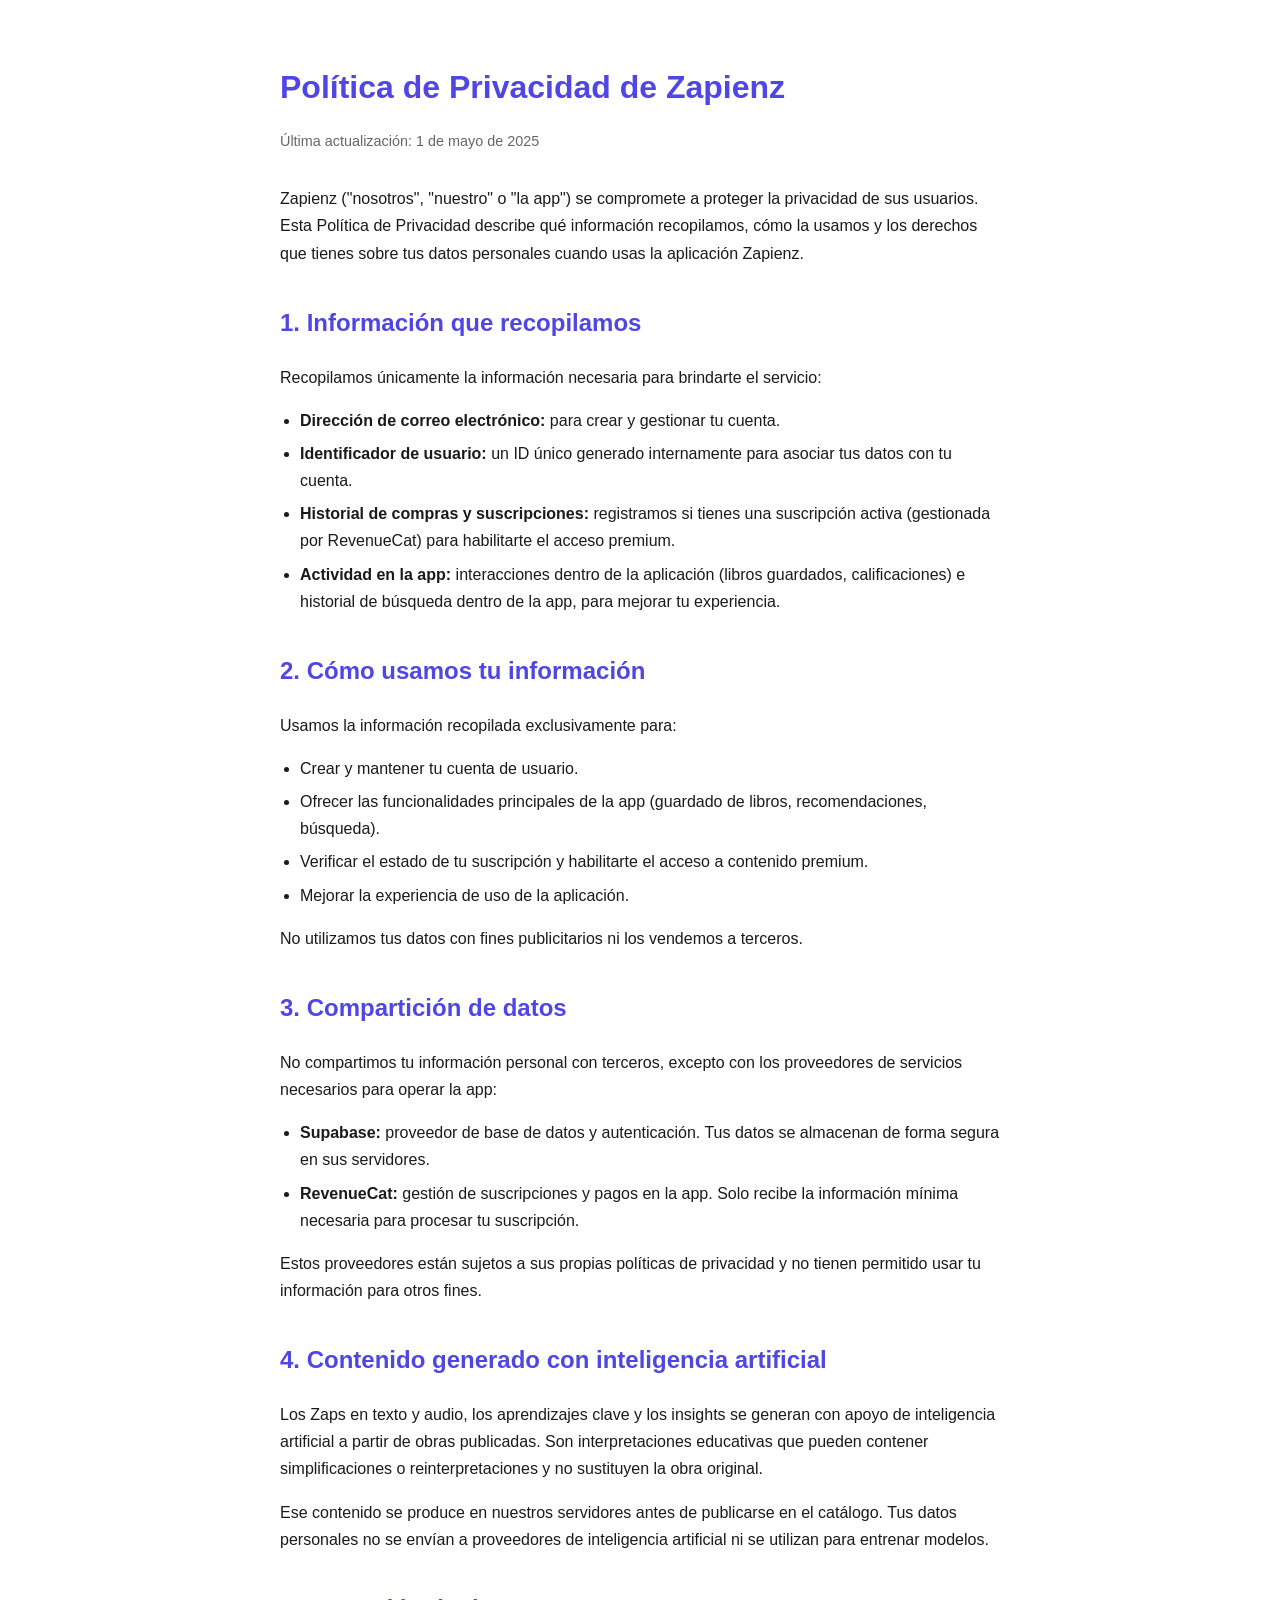
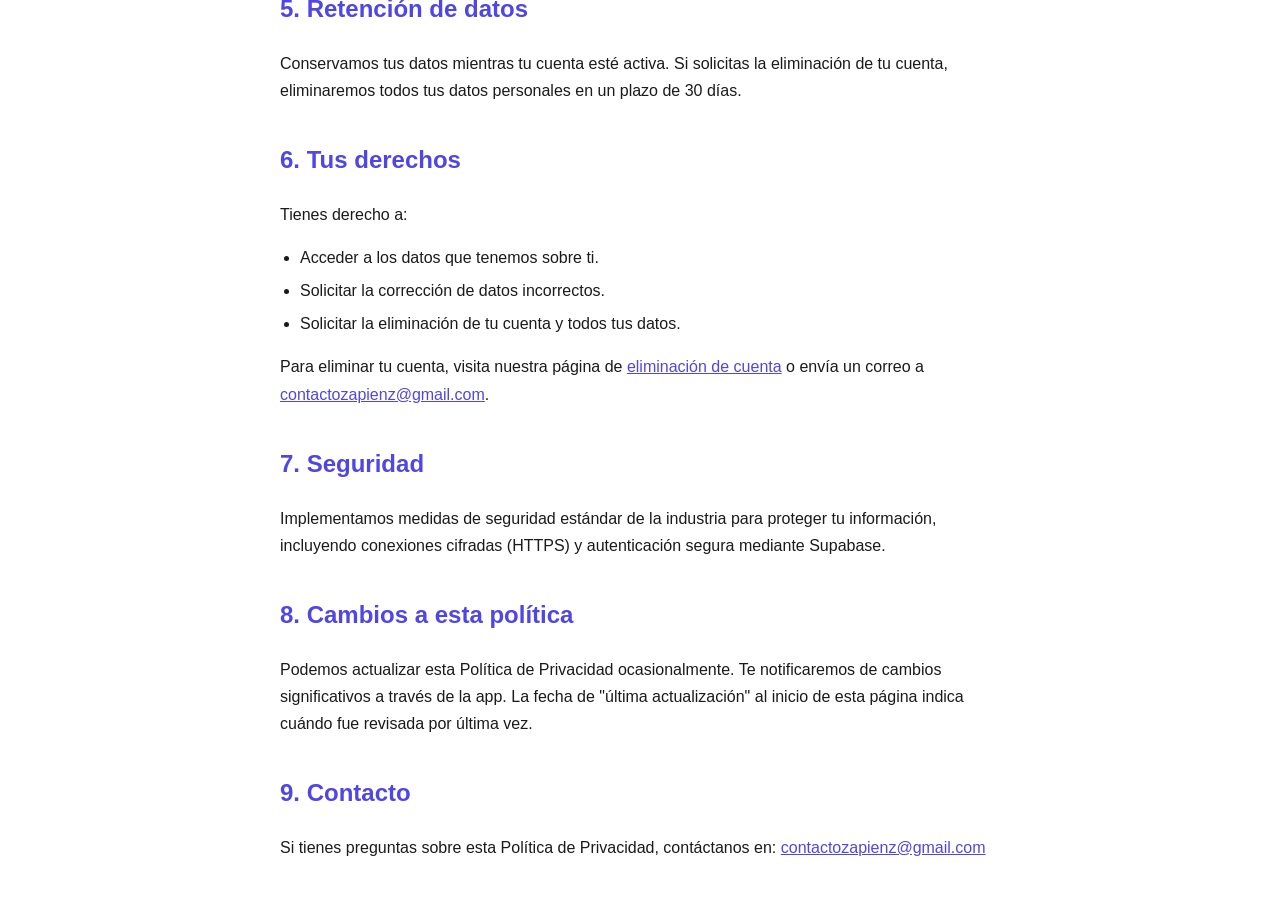
<file: app/privacy-policy.html>
<!DOCTYPE html>
<html lang="es">
<head>
  <meta charset="UTF-8">
  <meta name="viewport" content="width=device-width, initial-scale=1.0">
  <title>Política de Privacidad - Zapienz</title>
  <style>
    body { font-family: -apple-system, BlinkMacSystemFont, 'Segoe UI', sans-serif; max-width: 720px; margin: 60px auto; padding: 0 24px; color: #1a1a1a; line-height: 1.7; }
    h1 { color: #4F46E5; margin-bottom: 4px; }
    h2 { color: #4F46E5; margin-top: 36px; }
    .updated { color: #666; font-size: 0.9em; margin-bottom: 32px; }
    a { color: #4F46E5; }
    ul { padding-left: 20px; }
    li { margin-bottom: 6px; }
    .section { margin-bottom: 24px; }
  </style>
</head>
<body>
  <h1>Política de Privacidad de Zapienz</h1>
  <p class="updated">Última actualización: 1 de mayo de 2025</p>

  <div class="section">
    <p>Zapienz ("nosotros", "nuestro" o "la app") se compromete a proteger la privacidad de sus usuarios. Esta Política de Privacidad describe qué información recopilamos, cómo la usamos y los derechos que tienes sobre tus datos personales cuando usas la aplicación Zapienz.</p>
  </div>

  <h2>1. Información que recopilamos</h2>
  <div class="section">
    <p>Recopilamos únicamente la información necesaria para brindarte el servicio:</p>
    <ul>
      <li><strong>Dirección de correo electrónico:</strong> para crear y gestionar tu cuenta.</li>
      <li><strong>Identificador de usuario:</strong> un ID único generado internamente para asociar tus datos con tu cuenta.</li>
      <li><strong>Historial de compras y suscripciones:</strong> registramos si tienes una suscripción activa (gestionada por RevenueCat) para habilitarte el acceso premium.</li>
      <li><strong>Actividad en la app:</strong> interacciones dentro de la aplicación (libros guardados, calificaciones) e historial de búsqueda dentro de la app, para mejorar tu experiencia.</li>
    </ul>
  </div>

  <h2>2. Cómo usamos tu información</h2>
  <div class="section">
    <p>Usamos la información recopilada exclusivamente para:</p>
    <ul>
      <li>Crear y mantener tu cuenta de usuario.</li>
      <li>Ofrecer las funcionalidades principales de la app (guardado de libros, recomendaciones, búsqueda).</li>
      <li>Verificar el estado de tu suscripción y habilitarte el acceso a contenido premium.</li>
      <li>Mejorar la experiencia de uso de la aplicación.</li>
    </ul>
    <p>No utilizamos tus datos con fines publicitarios ni los vendemos a terceros.</p>
  </div>

  <h2>3. Compartición de datos</h2>
  <div class="section">
    <p>No compartimos tu información personal con terceros, excepto con los proveedores de servicios necesarios para operar la app:</p>
    <ul>
      <li><strong>Supabase:</strong> proveedor de base de datos y autenticación. Tus datos se almacenan de forma segura en sus servidores.</li>
      <li><strong>RevenueCat:</strong> gestión de suscripciones y pagos en la app. Solo recibe la información mínima necesaria para procesar tu suscripción.</li>
    </ul>
    <p>Estos proveedores están sujetos a sus propias políticas de privacidad y no tienen permitido usar tu información para otros fines.</p>
  </div>

  <h2>4. Contenido generado con inteligencia artificial</h2>
  <div class="section">
    <p>Los Zaps en texto y audio, los aprendizajes clave y los insights se generan con apoyo de inteligencia artificial a partir de obras publicadas. Son interpretaciones educativas que pueden contener simplificaciones o reinterpretaciones y no sustituyen la obra original.</p>
    <p>Ese contenido se produce en nuestros servidores antes de publicarse en el catálogo. Tus datos personales no se envían a proveedores de inteligencia artificial ni se utilizan para entrenar modelos.</p>
  </div>

  <h2>5. Retención de datos</h2>
  <div class="section">
    <p>Conservamos tus datos mientras tu cuenta esté activa. Si solicitas la eliminación de tu cuenta, eliminaremos todos tus datos personales en un plazo de 30 días.</p>
  </div>

  <h2>6. Tus derechos</h2>
  <div class="section">
    <p>Tienes derecho a:</p>
    <ul>
      <li>Acceder a los datos que tenemos sobre ti.</li>
      <li>Solicitar la corrección de datos incorrectos.</li>
      <li>Solicitar la eliminación de tu cuenta y todos tus datos.</li>
    </ul>
    <p>Para eliminar tu cuenta, visita nuestra página de <a href="https://zapienz-dot.github.io/delete-account.html">eliminación de cuenta</a> o envía un correo a <a href="mailto:contactozapienz@gmail.com">contactozapienz@gmail.com</a>.</p>
  </div>

  <h2>7. Seguridad</h2>
  <div class="section">
    <p>Implementamos medidas de seguridad estándar de la industria para proteger tu información, incluyendo conexiones cifradas (HTTPS) y autenticación segura mediante Supabase.</p>
  </div>

  <h2>8. Cambios a esta política</h2>
  <div class="section">
    <p>Podemos actualizar esta Política de Privacidad ocasionalmente. Te notificaremos de cambios significativos a través de la app. La fecha de "última actualización" al inicio de esta página indica cuándo fue revisada por última vez.</p>
  </div>

  <h2>9. Contacto</h2>
  <div class="section">
    <p>Si tienes preguntas sobre esta Política de Privacidad, contáctanos en: <a href="mailto:contactozapienz@gmail.com">contactozapienz@gmail.com</a></p>
  </div>
</body>
</html>
</file>
<file: assets/css/site.css>
/* ═══════════════════════════════════════════════════════════
   ZAPIENZ · scrollytelling
   Paleta y tipos salen del ícono de la app (Z de barras, azul
   noche + verde). Todo el movimiento va por transform/opacity.
   ═══════════════════════════════════════════════════════════ */
:root{
  --noche:#0E2453; --noche-2:#07142E; --noche-3:#132F66;
  --verde:#4AB472; --verde-luz:#8FF0B4; --verde-tinta:#052014;
  --papel:#F3EEE3; --papel-2:#E8E1D2; --tinta:#101A33; --tinta-2:#4B5570;
  --blanco:#F6F8FF; --gris:#AFC0DE;
  --serif:"Instrument Serif",Georgia,"Times New Roman",serif;
  --sans:"Manrope","Segoe UI",Helvetica,Arial,sans-serif;
  --mono:"IBM Plex Mono",ui-monospace,Consolas,monospace;
  --ease:cubic-bezier(.16,.8,.3,1);
  --radio:22px;
  --caja:1180px;
  --player-h:64px;
}
*{box-sizing:border-box}
html{-webkit-text-size-adjust:100%;scroll-padding-top:80px}
body{margin:0;background:var(--noche-2);color:var(--blanco);font-family:var(--sans);font-size:17px;line-height:1.55;overflow-x:hidden;font-feature-settings:"ss01"}
img,video,svg{display:block;max-width:100%}
a{color:inherit}
button{font:inherit;color:inherit}
.mono{font-family:var(--mono);font-size:.82em;letter-spacing:.02em}
.caja{width:min(var(--caja),100% - 40px);margin-inline:auto}
.saltar{position:absolute;left:12px;top:-60px;z-index:200;background:var(--verde);color:var(--verde-tinta);padding:10px 16px;border-radius:999px;font-weight:700;text-decoration:none}
.saltar:focus{top:12px}
.visualmente-oculto{position:absolute!important;width:1px;height:1px;overflow:hidden;clip:rect(0 0 0 0);white-space:nowrap}
:focus-visible{outline:3px solid var(--verde-luz);outline-offset:3px;border-radius:6px}

/* grano global */
body::after{content:"";position:fixed;inset:0;z-index:150;pointer-events:none;opacity:.055;mix-blend-mode:overlay;
  background-image:url("data:image/svg+xml,%3Csvg xmlns='http://www.w3.org/2000/svg' width='220' height='220'%3E%3Cfilter id='n'%3E%3CfeTurbulence type='fractalNoise' baseFrequency='.9' numOctaves='2' stitchTiles='stitch'/%3E%3C/filter%3E%3Crect width='100%25' height='100%25' filter='url(%23n)'/%3E%3C/svg%3E")}

/* ── tipografía ───────────────────────────────────────────── */
.rotulo{font-family:var(--mono);font-size:.78rem;letter-spacing:.14em;text-transform:uppercase;color:var(--verde);margin:0 0 18px}
.h2{font-family:var(--serif);font-weight:400;font-size:clamp(2.3rem,5.2vw,4.4rem);line-height:1.02;letter-spacing:-.02em;margin:0 0 22px}
.h2 em{font-style:italic;color:var(--verde-luz)}
.h2--xl{font-size:clamp(2.6rem,7vw,6.4rem);line-height:.98}
.parrafo{font-size:clamp(1.05rem,1.4vw,1.25rem);line-height:1.6;max-width:56ch;color:var(--gris);margin:0}
.parrafo--luz{color:#D6DFF3}
.titular{font-family:var(--serif);font-weight:400;font-size:clamp(2.7rem,7.4vw,6.6rem);line-height:.96;letter-spacing:-.025em;margin:0 0 24px}
.titular em{font-style:italic;color:var(--verde-luz)}
.sobre{font-size:.92rem;color:var(--gris);margin:0 0 20px}
.bajada{font-size:clamp(1.05rem,1.6vw,1.3rem);line-height:1.55;max-width:44ch;color:#DDE5F6;margin:0 0 30px}

/* ── botones ──────────────────────────────────────────────── */
.btn{display:inline-flex;align-items:center;gap:10px;background:var(--verde);color:var(--verde-tinta);text-decoration:none;font-weight:700;padding:15px 26px;border-radius:999px;border:1.5px solid transparent;min-height:48px;position:relative;isolation:isolate;transition:transform .2s var(--ease),box-shadow .25s var(--ease),background .2s var(--ease);will-change:transform}
.btn::before{content:"";position:absolute;inset:0;border-radius:inherit;background:linear-gradient(110deg,transparent 30%,rgba(255,255,255,.35) 50%,transparent 70%);transform:translateX(-120%);z-index:-1}
.btn .ico{width:20px;height:20px;fill:currentColor}
.btn--ghost{background:rgba(246,248,255,.08);color:var(--blanco);border-color:rgba(246,248,255,.28);backdrop-filter:blur(8px)}
.btn--linea{background:transparent;color:var(--verde-luz);border-color:var(--verde)}
.btn--mini{padding:10px 18px;min-height:40px;font-size:.92rem}
.btn--grande{padding:18px 34px;font-size:1.1rem}
.btn:active{transform:scale(.97)}
@media (hover:hover) and (pointer:fine){
  .btn:hover{box-shadow:0 12px 32px -10px rgba(74,180,114,.55)}
  .btn:hover::before{transition:transform .7s var(--ease);transform:translateX(120%)}
  .btn--ghost:hover{background:rgba(246,248,255,.14)}
  .btn--linea:hover{background:rgba(74,180,114,.12)}
}

/* ── nav ──────────────────────────────────────────────────── */
.nav{position:fixed;inset:0 0 auto 0;z-index:120;display:flex;align-items:center;justify-content:space-between;gap:16px;padding:14px 22px;transition:background .35s var(--ease),backdrop-filter .35s,box-shadow .35s}
.nav.es-solido{background:rgba(7,20,46,.72);backdrop-filter:blur(14px);-webkit-backdrop-filter:blur(14px);box-shadow:0 1px 0 rgba(255,255,255,.06)}
.nav.es-papel{background:rgba(243,238,227,.86);color:var(--tinta)}
.nav__marca{display:inline-flex;align-items:center;gap:10px;text-decoration:none;font-weight:700;letter-spacing:.04em;text-transform:uppercase;font-size:.95rem}
.nav__z{width:26px;height:26px;color:var(--verde)}
.nav__links{display:flex;gap:6px}
.nav__links a{text-decoration:none;font-size:.9rem;font-weight:600;padding:8px 12px;border-radius:999px;opacity:.85;transition:opacity .2s,background .2s}
.nav__links a.es-activo{opacity:1;background:rgba(74,180,114,.16)}
@media (hover:hover) and (pointer:fine){.nav__links a:hover{opacity:1;background:rgba(255,255,255,.08)}.nav.es-papel .nav__links a:hover{background:rgba(16,26,51,.08)}}
@media (max-width:900px){.nav__links{display:none}}

/* ═══════════ 1 · HERO ═══════════ */
.hero{position:relative;height:180svh;background:var(--noche-2)}
.hero__pista{position:sticky;top:0;height:100svh;overflow:hidden}
.hero__marco{position:absolute;inset:0;overflow:hidden;will-change:clip-path,opacity;background:var(--noche)}
.hero__video{position:absolute;inset:0;width:100%;height:100%;object-fit:cover;transform:scale(1.06);will-change:transform}
.hero__velo{position:absolute;inset:0;background:
  linear-gradient(180deg,rgba(7,20,46,.55) 0%,rgba(7,20,46,.15) 40%,rgba(7,20,46,.72) 100%),
  linear-gradient(90deg,rgba(7,20,46,.72) 0%,rgba(7,20,46,.25) 55%,rgba(7,20,46,0) 100%)}
.hero__foco{position:absolute;inset:0;--mx:50%;--my:45%;background:radial-gradient(360px circle at var(--mx) var(--my),rgba(143,240,180,.18),rgba(143,240,180,.05) 45%,transparent 70%);mix-blend-mode:screen;opacity:0;transition:opacity .6s var(--ease)}
.hero__foco.es-vivo{opacity:1}
.hero__borde{position:absolute;inset:0;border-radius:inherit;box-shadow:inset 0 0 0 1px rgba(255,255,255,.08);opacity:0;transition:opacity .3s}
.hero__cuerpo{position:absolute;left:0;right:0;bottom:0;padding:0 22px 96px;width:min(var(--caja),100%);margin-inline:auto;will-change:transform,opacity}
@media (min-width:900px){.hero__cuerpo{padding:0 22px 110px;bottom:0}}
.hero__acciones{display:flex;flex-wrap:wrap;gap:12px;align-items:center}
.hero__nota{font-size:.9rem;color:var(--gris);margin:18px 0 0}
.hero__pie{position:absolute;left:50%;bottom:22px;transform:translateX(-50%);display:flex;align-items:center;gap:10px;color:var(--gris);font-size:.75rem}
.hero__scroll{width:22px;height:34px;border:1.5px solid rgba(246,248,255,.4);border-radius:12px;position:relative}
.hero__scroll i{position:absolute;left:50%;top:6px;width:3px;height:7px;margin-left:-1.5px;border-radius:2px;background:var(--verde-luz);animation:desliza 1.8s var(--ease) infinite}
@keyframes desliza{0%{transform:translateY(0);opacity:1}70%{transform:translateY(12px);opacity:0}100%{opacity:0}}
.hero__pausa{position:absolute;right:20px;bottom:20px;z-index:5;width:44px;height:44px;border-radius:50%;border:1.5px solid rgba(246,248,255,.35);background:rgba(7,20,46,.5);backdrop-filter:blur(6px);cursor:pointer;display:grid;place-items:center}
.hero__pausa-ico{width:12px;height:14px;border-left:4px solid #fff;border-right:4px solid #fff}
.hero__pausa[aria-pressed="true"] .hero__pausa-ico{border:0;width:0;height:0;border-left:12px solid #fff;border-top:7px solid transparent;border-bottom:7px solid transparent;margin-left:3px}

/* entrada del hero */
[data-anim]{opacity:0;transform:translateY(22px);filter:blur(8px)}
.cargado [data-anim]{animation:entra .8s var(--ease) forwards;animation-delay:var(--retraso,0s)}
@keyframes entra{to{opacity:1;transform:none;filter:blur(0)}}

/* ═══════════ 2 · TRAYECTO ═══════════ */
.trayecto{position:relative;z-index:2;margin-top:-70svh;padding:40vh 0 34vh;isolation:isolate}
.trayecto__fondo{position:absolute;inset:26svh 0 0;z-index:-1;pointer-events:none;overflow:hidden;-webkit-mask-image:linear-gradient(180deg,transparent,#000 28%);mask-image:linear-gradient(180deg,transparent,#000 28%)}
.capa{position:absolute;inset:-14% 0;will-change:transform}
.trayecto__video{width:100%;height:100%;object-fit:cover;opacity:.55;filter:saturate(.9)}
.capa--luz{background:radial-gradient(60% 50% at 70% 30%,rgba(74,180,114,.22),transparent 70%),radial-gradient(40% 40% at 20% 80%,rgba(19,47,102,.8),transparent 70%)}
.capa--polvo{background-image:radial-gradient(circle,rgba(143,240,180,.9) 0 1px,transparent 1.6px),radial-gradient(circle,rgba(246,248,255,.7) 0 .8px,transparent 1.3px);background-size:260px 260px,180px 180px;background-position:20px 40px,90px 130px;opacity:.35}
.trayecto__cuerpo{position:relative;z-index:1}
.trayecto::before{content:"";position:absolute;inset:0;z-index:0;pointer-events:none;background:linear-gradient(180deg,transparent 0%,transparent 12%,rgba(7,20,46,.92) 24%,rgba(7,20,46,.45) 40%,rgba(7,20,46,.55) 85%,var(--noche-2) 100%)}
.cifras{list-style:none;padding:0;margin:64px 0 0;display:grid;grid-template-columns:repeat(auto-fit,minmax(220px,1fr));gap:24px;max-width:900px}
.cifra{border-top:1px solid rgba(246,248,255,.16);padding-top:18px}
.cifra__n{display:block;font-size:clamp(2.6rem,5vw,4.2rem);line-height:1;color:var(--verde-luz);font-weight:500}
.cifra__n small{font-size:.38em;margin-left:4px;color:var(--verde)}
.cifra__t{display:block;color:var(--gris);font-size:.95rem;margin-top:10px;max-width:24ch}

/* revelado por líneas */
[data-lineas]>span{display:block;overflow:hidden}
[data-lineas]>span>i{display:block;font-style:inherit;transform:translateY(110%);transition:transform .9s var(--ease)}
[data-lineas].es-visible>span>i{transform:none}
[data-lineas].es-visible>span:nth-child(2)>i{transition-delay:.12s}
[data-lineas].es-visible>span:nth-child(3)>i{transition-delay:.24s}

/* portal: el botón play que se expande hasta ser la siguiente escena */
.portal{position:absolute;left:50%;bottom:-1px;transform:translateX(-50%);width:100%;height:1px;z-index:2;pointer-events:none}
.portal__disco{position:absolute;left:50%;bottom:0;width:120px;height:120px;margin-left:-60px;margin-bottom:-60px;border-radius:50%;background:var(--verde);display:grid;place-items:center;transform-origin:50% 50%;will-change:transform;box-shadow:0 0 0 12px rgba(74,180,114,.18),0 0 80px rgba(74,180,114,.35)}
.portal__play{width:48px;height:48px;fill:var(--verde-tinta);transition:opacity .3s}

/* ═══════════ 3 · NACE UN ZAP (fijada) ═══════════ */
.peli{position:relative;z-index:1;height:420svh;background:var(--noche)}
.peli__pista{position:sticky;top:0;height:100svh;overflow:hidden}
.peli__cuadro{position:absolute;inset:0;overflow:hidden}
.peli__video{position:absolute;inset:0;width:100%;height:100%;object-fit:cover}
.peli__velo{position:absolute;inset:0;background:linear-gradient(180deg,rgba(14,36,83,.75) 0%,rgba(14,36,83,.2) 35%,rgba(14,36,83,.25) 65%,rgba(14,36,83,.9) 100%)}
.peli__cabeza{position:absolute;left:0;right:0;top:calc(80px + 3vh);width:min(var(--caja),100% - 44px);margin-inline:auto}
.peli__cabeza .h2{max-width:14ch;font-size:clamp(1.9rem,3.6vw,3.2rem)}
.peli__pasos{list-style:none;margin:0;padding:0;position:absolute;left:0;right:0;bottom:calc(var(--player-h) + 42px);width:min(var(--caja),100% - 44px);margin-inline:auto;min-height:120px}
.peli__paso{position:absolute;left:0;right:0;bottom:0;max-width:34ch;font-size:clamp(1.25rem,2.4vw,2rem);line-height:1.3;opacity:0;transform:translateY(18px);transition:opacity .5s var(--ease),transform .6s var(--ease);pointer-events:none}
.peli__paso b{font-weight:700;color:var(--verde-luz)}
.peli__paso.es-visible{opacity:1;transform:none;pointer-events:auto}
.peli__num{display:block;color:var(--verde);font-size:.8rem;margin-bottom:8px;letter-spacing:.1em}
.peli__barra{position:absolute;left:0;right:0;bottom:calc(var(--player-h) + 18px);width:min(var(--caja),100% - 44px);margin-inline:auto;height:2px;background:rgba(246,248,255,.18);overflow:hidden}
.peli__barra i{display:block;height:100%;background:var(--verde-luz);transform:scaleX(0);transform-origin:0 50%}
/* mascara de entrada del portal */
.peli__cuadro{clip-path:circle(var(--r,150%) at 50% 0%)}

/* ═══════════ 4 · POR DENTRO (fijada) ═══════════ */
.dentro{position:relative;height:320svh;background:var(--papel);color:var(--tinta)}
.dentro__pista{position:sticky;top:0;height:100svh;overflow:hidden}
.dentro__cuadro{position:absolute;inset:0;display:grid;grid-template-columns:1fr 1fr;align-items:center;gap:40px;width:min(var(--caja),100% - 44px);margin-inline:auto;padding-top:64px}
.dentro .rotulo{color:#2E8A55}
.dentro .h2{color:var(--tinta)}
.dentro__estados{list-style:none;margin:28px 0 0;padding:0;position:relative;min-height:150px}
.dentro__estado{position:absolute;left:0;top:0;max-width:40ch;font-size:clamp(1.05rem,1.5vw,1.3rem);line-height:1.5;color:var(--tinta-2);opacity:0;transform:translateY(14px);transition:opacity .5s var(--ease),transform .6s var(--ease)}
.dentro__estado b{color:var(--tinta)}
.dentro__estado.es-visible{opacity:1;transform:none}
.dentro__nota{margin:34px 0 0;color:var(--tinta-2);font-size:.78rem}
.fono{perspective:1600px;justify-self:center}
.fono__cuerpo{width:min(320px,78vw);aspect-ratio:9/19.3;border-radius:46px;background:#0A1430;padding:12px;box-shadow:0 60px 100px -40px rgba(16,26,51,.6),0 0 0 2px #22305a,inset 0 0 0 1px rgba(255,255,255,.08);transform:rotateY(-14deg) rotateX(6deg) scale(.9);transform-style:preserve-3d;will-change:transform;position:relative}
.fono__pantalla{position:relative;width:100%;height:100%;border-radius:36px;overflow:hidden;background:#0B1A3A}
.fono__img{position:absolute;inset:0;width:100%;height:100%;object-fit:cover;object-position:top;opacity:0;transition:opacity .6s var(--ease),transform .9s var(--ease);transform:scale(1.02)}
.fono__img.es-visible{opacity:1;transform:none}
.fono__img--zoom.es-visible{transform:translateY(-30%) scale(1.25);transform-origin:50% 100%}
.fono__brillo{position:absolute;inset:0;border-radius:46px;background:linear-gradient(120deg,rgba(255,255,255,.14),transparent 45%);pointer-events:none;mix-blend-mode:screen;--gx:50%;--gy:50%;background:radial-gradient(240px circle at var(--gx) var(--gy),rgba(255,255,255,.16),transparent 70%)}
@media (max-width:820px){
  .dentro{height:260svh}
  .dentro__cuadro{grid-template-columns:1fr;align-content:start;gap:16px;padding-top:88px}
  .dentro__estados{min-height:120px}
  .fono__cuerpo{width:min(230px,58vw)}
  .dentro__nota{display:none}
}

/* ═══════════ 4b · REVEAL ═══════════ */
.reveal{background:var(--papel);color:var(--tinta);padding:6vh 0 14vh}
.reveal .rotulo{color:#2E8A55}
.reveal .h2 em{color:#2E8A55}
.reveal .parrafo{color:var(--tinta-2)}
.reveal .btn--linea{color:#1F6B41;border-color:#2E8A55;margin-top:22px}
.reveal__cuerpo{margin-bottom:36px}
.lupa{position:relative;width:min(var(--caja),100% - 40px);margin-inline:auto;border-radius:var(--radio);background:#FBF8F1;border:1px solid rgba(16,26,51,.1);padding:clamp(24px,4vw,56px);overflow:hidden;cursor:crosshair;touch-action:pan-y;box-shadow:0 30px 60px -40px rgba(16,26,51,.35)}
.lupa__base{columns:2;column-gap:40px;font-family:var(--serif);font-size:clamp(1rem,1.5vw,1.25rem);line-height:1.55;color:#5E6479}
.lupa__base p{margin:0 0 1em;break-inside:avoid}
.lupa__ideas{position:absolute;inset:0;padding:inherit;background:var(--noche);color:var(--blanco);--rx:-999px;--ry:-999px;
  -webkit-mask-image:radial-gradient(240px circle at var(--rx) var(--ry),#000 0 40%,rgba(0,0,0,.75) 60%,rgba(0,0,0,.15) 85%,transparent 100%);mask-image:radial-gradient(240px circle at var(--rx) var(--ry),#000 0 40%,rgba(0,0,0,.75) 60%,rgba(0,0,0,.15) 85%,transparent 100%);
  transition:-webkit-mask-image .2s,mask-image .2s}
.lupa.es-todo .lupa__ideas{-webkit-mask-image:none;mask-image:none}
.lupa__ideas ul{list-style:none;margin:0;padding:0;columns:2;column-gap:40px;font-family:var(--serif);font-size:clamp(1.15rem,1.9vw,1.7rem);line-height:1.35}
.lupa__ideas li{break-inside:avoid;margin:0 0 .8em;padding-left:2.4em;position:relative;color:var(--verde-luz)}
.lupa__ideas li .mono{position:absolute;left:0;top:.35em;color:var(--verde);font-size:.65em}
.lupa__pista{position:absolute;right:18px;bottom:12px;margin:0;font-size:.72rem;color:var(--tinta-2);pointer-events:none}
.solo-tacto{display:none}
@media (hover:none){.solo-puntero{display:none}.solo-tacto{display:inline}.lupa{cursor:default}}
@media (max-width:700px){.lupa__base,.lupa__ideas ul{columns:1}}

/* ═══════════ 5 · CATÁLOGO ═══════════ */
.catalogo{position:relative;background:var(--noche-2);padding:22vh 0 18vh;overflow:hidden;isolation:isolate}
.muro{position:absolute;inset:-10% 0;z-index:-1;pointer-events:none;opacity:.34;-webkit-mask-image:linear-gradient(180deg,transparent,#000 18%,#000 82%,transparent);mask-image:linear-gradient(180deg,transparent,#000 18%,#000 82%,transparent)}
.muro__capa{position:absolute;left:0;right:0;will-change:transform}
.catalogo::before{content:"";position:absolute;inset:0;z-index:0;pointer-events:none;background:linear-gradient(90deg,rgba(7,20,46,.92) 0%,rgba(7,20,46,.7) 45%,rgba(7,20,46,.15) 100%)}
.catalogo__cuerpo{z-index:1}
.muro__capa:nth-child(1){top:6%;filter:blur(2px) brightness(.55)}
.muro__capa:nth-child(2){top:38%;filter:blur(.5px) brightness(.8)}
.muro__capa:nth-child(3){top:68%;filter:brightness(1)}
.muro__fila{display:flex;gap:18px;width:max-content;animation:deriva 90s linear infinite}
.muro__capa:nth-child(2) .muro__fila{animation-duration:120s;animation-direction:reverse}
.muro__capa:nth-child(3) .muro__fila{animation-duration:70s}
.muro__fila img{width:150px;height:auto;border-radius:12px;box-shadow:0 20px 40px -20px rgba(0,0,0,.8)}
@keyframes deriva{to{transform:translateX(-50%)}}
.catalogo__cuerpo{position:relative}
.eq{display:grid;grid-template-columns:repeat(10,1fr);gap:clamp(6px,1vw,14px);align-items:end;height:min(46vh,380px);margin-top:48px;max-width:1000px}
.eq__col{appearance:none;border:0;background:transparent;padding:0;position:relative;height:100%;display:flex;flex-direction:column;justify-content:flex-end;cursor:pointer;text-align:center;border-radius:12px;min-width:0}
.eq__col i{display:block;width:100%;height:var(--h,10%);min-height:14px;border-radius:999px;background:linear-gradient(180deg,var(--verde-luz),var(--verde) 60%,#2F7F4E);transform-origin:50% 100%;transform:scaleY(0);transition:transform .9s var(--ease),filter .3s;box-shadow:0 0 0 rgba(143,240,180,0)}
.eq.es-visible .eq__col i{transform:scaleY(1)}
.eq.es-visible .eq__col:nth-child(n) i{transition-delay:calc(var(--i,0)*60ms)}
.eq__n{position:absolute;left:0;right:0;bottom:calc(var(--h,10%) + 8px);font-size:clamp(.72rem,1.2vw,1rem);color:var(--verde-luz);opacity:0;transform:translateY(6px);transition:opacity .25s,transform .3s var(--ease)}
.eq__t{position:absolute;left:0;right:0;top:100%;margin-top:10px;font-size:clamp(.6rem,.9vw,.8rem);color:var(--gris);line-height:1.15;opacity:.75;transition:opacity .2s,color .2s}
.eq__col.es-activo i,.eq__col:focus-visible i{filter:brightness(1.25);box-shadow:0 0 30px rgba(143,240,180,.5)}
.eq__col.es-activo .eq__n,.eq__col:focus-visible .eq__n{opacity:1;transform:none}
.eq__col.es-activo .eq__t,.eq__col:focus-visible .eq__t{opacity:1;color:var(--blanco)}
@media (hover:hover) and (pointer:fine){.eq__col:hover i{filter:brightness(1.25);box-shadow:0 0 30px rgba(143,240,180,.5)}.eq__col:hover .eq__n{opacity:1;transform:none}.eq__col:hover .eq__t{opacity:1;color:var(--blanco)}}
@media (max-width:700px){
  .eq{grid-template-columns:repeat(5,1fr);grid-auto-rows:150px;height:auto;gap:10px 8px;row-gap:56px}
  .eq__col{height:150px}
  .eq__n{opacity:1;transform:none}
}

/* ═══════════ 6 · RESEÑAS ═══════════ */
.resenas{background:var(--noche);padding:20vh 0 16vh;position:relative}
.resenas::before{content:"";position:absolute;inset:0 0 auto;height:1px;background:linear-gradient(90deg,transparent,rgba(143,240,180,.4),transparent)}
.tarjetas{display:grid;grid-template-columns:repeat(auto-fit,minmax(300px,1fr));gap:22px;margin-top:44px;max-width:980px}
.tarjeta{margin:0;padding:30px 30px 26px;border-radius:var(--radio);background:rgba(246,248,255,.05);border:1px solid rgba(246,248,255,.1);position:relative;overflow:hidden;--hx:50%;--hy:50%}
.tarjeta::before,[data-halo]::before{content:"";position:absolute;inset:0;border-radius:inherit;background:radial-gradient(320px circle at var(--hx) var(--hy),rgba(143,240,180,.14),transparent 60%);opacity:0;transition:opacity .35s;pointer-events:none}
.tarjeta.es-halo::before,[data-halo].es-halo::before{opacity:1}
.tarjeta__est{color:var(--verde-luz);letter-spacing:.12em;margin:0 0 14px;font-size:.95rem}
.tarjeta__cita{margin:0;font-size:1.06rem;line-height:1.55;color:#DDE5F6}
.tarjeta__cita p{margin:0 0 10px}
.tarjeta__tit{font-family:var(--serif);font-size:1.6rem;line-height:1.1;color:var(--blanco)}
.tarjeta__pie{margin:16px 0 0;color:var(--gris);font-size:.74rem}
/* profundidad de entrada */
.tarjeta.rev{transform:translateY(40px) scale(.96)}
.tarjeta.rev.es-visible{transform:none}
.tarjeta.rev:nth-child(2){transition-delay:.15s}

/* ═══════════ 7 · CIERRE ═══════════ */
.cierre{background:linear-gradient(180deg,var(--noche) 0%,var(--noche-2) 60%);padding:16vh 0 calc(var(--player-h) + 12vh);position:relative;overflow:hidden}
.planes{display:grid;grid-template-columns:repeat(auto-fit,minmax(290px,1fr));gap:22px;margin-top:40px;max-width:900px}
.plan{padding:30px;border-radius:var(--radio);background:rgba(246,248,255,.05);border:1px solid rgba(246,248,255,.1);position:relative;overflow:hidden;--hx:50%;--hy:50%;transition:transform .3s var(--ease)}
.plan--alto{background:rgba(74,180,114,.12);border-color:rgba(74,180,114,.45)}
.plan__sello{margin:0 0 12px;color:var(--verde-luz);font-size:.72rem;letter-spacing:.14em;text-transform:uppercase}
.plan__t{font-family:var(--serif);font-weight:400;font-size:2rem;margin:0 0 10px}
.plan__d{color:var(--gris);margin:0 0 18px;line-height:1.5}
.plan__l{margin:0;padding:0;list-style:none;color:#DDE5F6}
.plan__l li{padding:8px 0 8px 22px;position:relative;border-top:1px solid rgba(246,248,255,.08)}
.plan__l li::before{content:"";position:absolute;left:0;top:16px;width:10px;height:10px;border-radius:50%;background:var(--verde)}
.pie-nota{color:var(--gris);font-size:.9rem;margin:22px 0 0}
@media (hover:none){.plan:active{transform:scale(.99)}}
.final{margin-top:18vh;text-align:center;display:flex;flex-direction:column;align-items:center;gap:22px}
.final__z{width:clamp(90px,14vw,150px);height:auto;aspect-ratio:1;color:var(--verde)}
.final__t{font-family:var(--serif);font-size:clamp(2.2rem,5.4vw,4.6rem);line-height:1;letter-spacing:-.02em;margin:0;max-width:16ch}
.final__t em{color:var(--verde-luz)}

/* ═══════════ REPRODUCTOR ═══════════ */
.player{position:fixed;left:50%;bottom:14px;transform:translate(-50%,140%);z-index:110;width:min(560px,calc(100% - 28px));height:var(--player-h);display:grid;grid-template-columns:auto 1fr auto;align-items:center;gap:14px;padding:0 18px 0 14px;border-radius:999px;background:rgba(7,20,46,.78);backdrop-filter:blur(16px);-webkit-backdrop-filter:blur(16px);border:1px solid rgba(246,248,255,.12);box-shadow:0 20px 50px -20px rgba(0,0,0,.7);transition:transform .7s var(--ease),opacity .5s;opacity:0}
.player.es-visible{transform:translate(-50%,0);opacity:1}
.player__z{width:30px;height:30px;color:var(--verde)}
.player__info{min-width:0;display:flex;flex-direction:column;gap:6px}
.player__cap{font-size:.82rem;font-weight:600;white-space:nowrap;overflow:hidden;text-overflow:ellipsis}
.player__pista{display:block;height:3px;border-radius:2px;background:rgba(246,248,255,.16);overflow:hidden}
.player__pista i{display:block;height:100%;background:var(--verde-luz);transform:scaleX(0);transform-origin:0 50%}
.player__t{font-size:.8rem;color:var(--gris);white-space:nowrap}
.player__t #playerT{color:var(--blanco)}
.player__sep{margin:0 5px;opacity:.5}
@media (max-width:600px){.player{height:54px;gap:10px}.player__cap{font-size:.74rem}.player__z{width:24px;height:24px}}

/* animación de barras del logo (marca viva) */
.player__z .zbar,.final__z .zbar{transform-origin:50% 100%;transform-box:fill-box}
.player.es-vivo .zbar{animation:late 1.6s var(--ease) infinite alternate}
.player.es-vivo .zbar[data-col="1"]{animation-delay:.15s}.player.es-vivo .zbar[data-col="2"]{animation-delay:.3s}.player.es-vivo .zbar[data-col="3"]{animation-delay:.45s}.player.es-vivo .zbar[data-col="4"]{animation-delay:.6s}.player.es-vivo .zbar[data-col="5"]{animation-delay:.75s}.player.es-vivo .zbar[data-col="6"]{animation-delay:.9s}
@keyframes late{from{transform:scaleY(.6)}to{transform:scaleY(1.15)}}

/* ═══════════ PIE ═══════════ */
.pie{background:var(--noche-2);border-top:1px solid rgba(246,248,255,.08);padding:64px 0 calc(var(--player-h) + 40px);color:var(--gris);font-size:.94rem}
.pie__rejilla{display:grid;grid-template-columns:2fr 1fr 1fr 1fr;gap:32px}
.pie__lema{margin:14px 0 12px;color:#DDE5F6}
.pie__aviso{font-size:.8rem;max-width:44ch;line-height:1.5;margin:0}
.pie__col h3{margin:0 0 10px;font-size:.78rem;letter-spacing:.12em;text-transform:uppercase;color:var(--verde)}
.pie__col p{margin:0 0 6px}
.pie__col a{text-decoration:none}
.pie__col a:hover{text-decoration:underline}
.pie__linea{display:flex;justify-content:space-between;gap:16px;flex-wrap:wrap;margin-top:40px;padding-top:20px;border-top:1px solid rgba(246,248,255,.08);font-size:.82rem}
@media (max-width:820px){.pie__rejilla{grid-template-columns:1fr 1fr}}
@media (max-width:520px){.pie__rejilla{grid-template-columns:1fr}}

/* ═══════════ REVELADOS ═══════════ */
.rev{opacity:0;transform:translateY(26px);transition:opacity .8s var(--ease),transform .9s var(--ease);transition-delay:var(--retraso,0s)}
.rev.es-visible{opacity:1;transform:none}

/* ═══════════ MOVIMIENTO REDUCIDO ═══════════ */
@media (prefers-reduced-motion:reduce){
  *,*::before,*::after{animation-duration:.001s!important;animation-iteration-count:1!important;transition-duration:.001s!important}
  [data-anim],.rev,.eq .eq__col i,[data-lineas]>span>i{opacity:1!important;transform:none!important;filter:none!important}
  .hero{height:100svh}.hero__cuerpo{transform:none!important;opacity:1!important}
  .hero__video{display:none}.hero__marco{background:url("../img/hero-poster.jpg") center/cover}
  .peli{height:auto}.peli__pista{position:relative;height:auto;overflow:visible}.peli__cuadro{position:relative;min-height:70svh;clip-path:none!important;padding:100px 0 40px}
  .peli__cabeza{position:relative;top:0;margin-bottom:24px}
  .peli__pasos{position:relative;bottom:auto;display:grid;gap:18px;min-height:0}
  .peli__paso{position:relative;opacity:1;transform:none;pointer-events:auto}
  .peli__barra,.portal{display:none}
  .peli__video{display:none}.peli__cuadro{background:url("../img/scroll-poster.jpg") center/cover}
  .dentro{height:auto}.dentro__pista{position:relative;height:auto}.dentro__cuadro{position:relative;padding:100px 0 60px}
  .dentro__estados{display:grid;gap:14px;min-height:0}.dentro__estado{position:relative;opacity:1;transform:none}
  .fono__cuerpo{transform:none!important}.fono__img{position:relative;opacity:1;transform:none!important}.fono__img[data-estado="1"],.fono__img[data-estado="2"]{display:none}
  .lupa .lupa__ideas{-webkit-mask-image:none;mask-image:none}
  .muro__fila{animation:none}.muro__capa{transform:none!important}
  .trayecto__video{display:none}.capa{transform:none!important}
  .player.es-vivo .zbar{animation:none}
}
</file>
